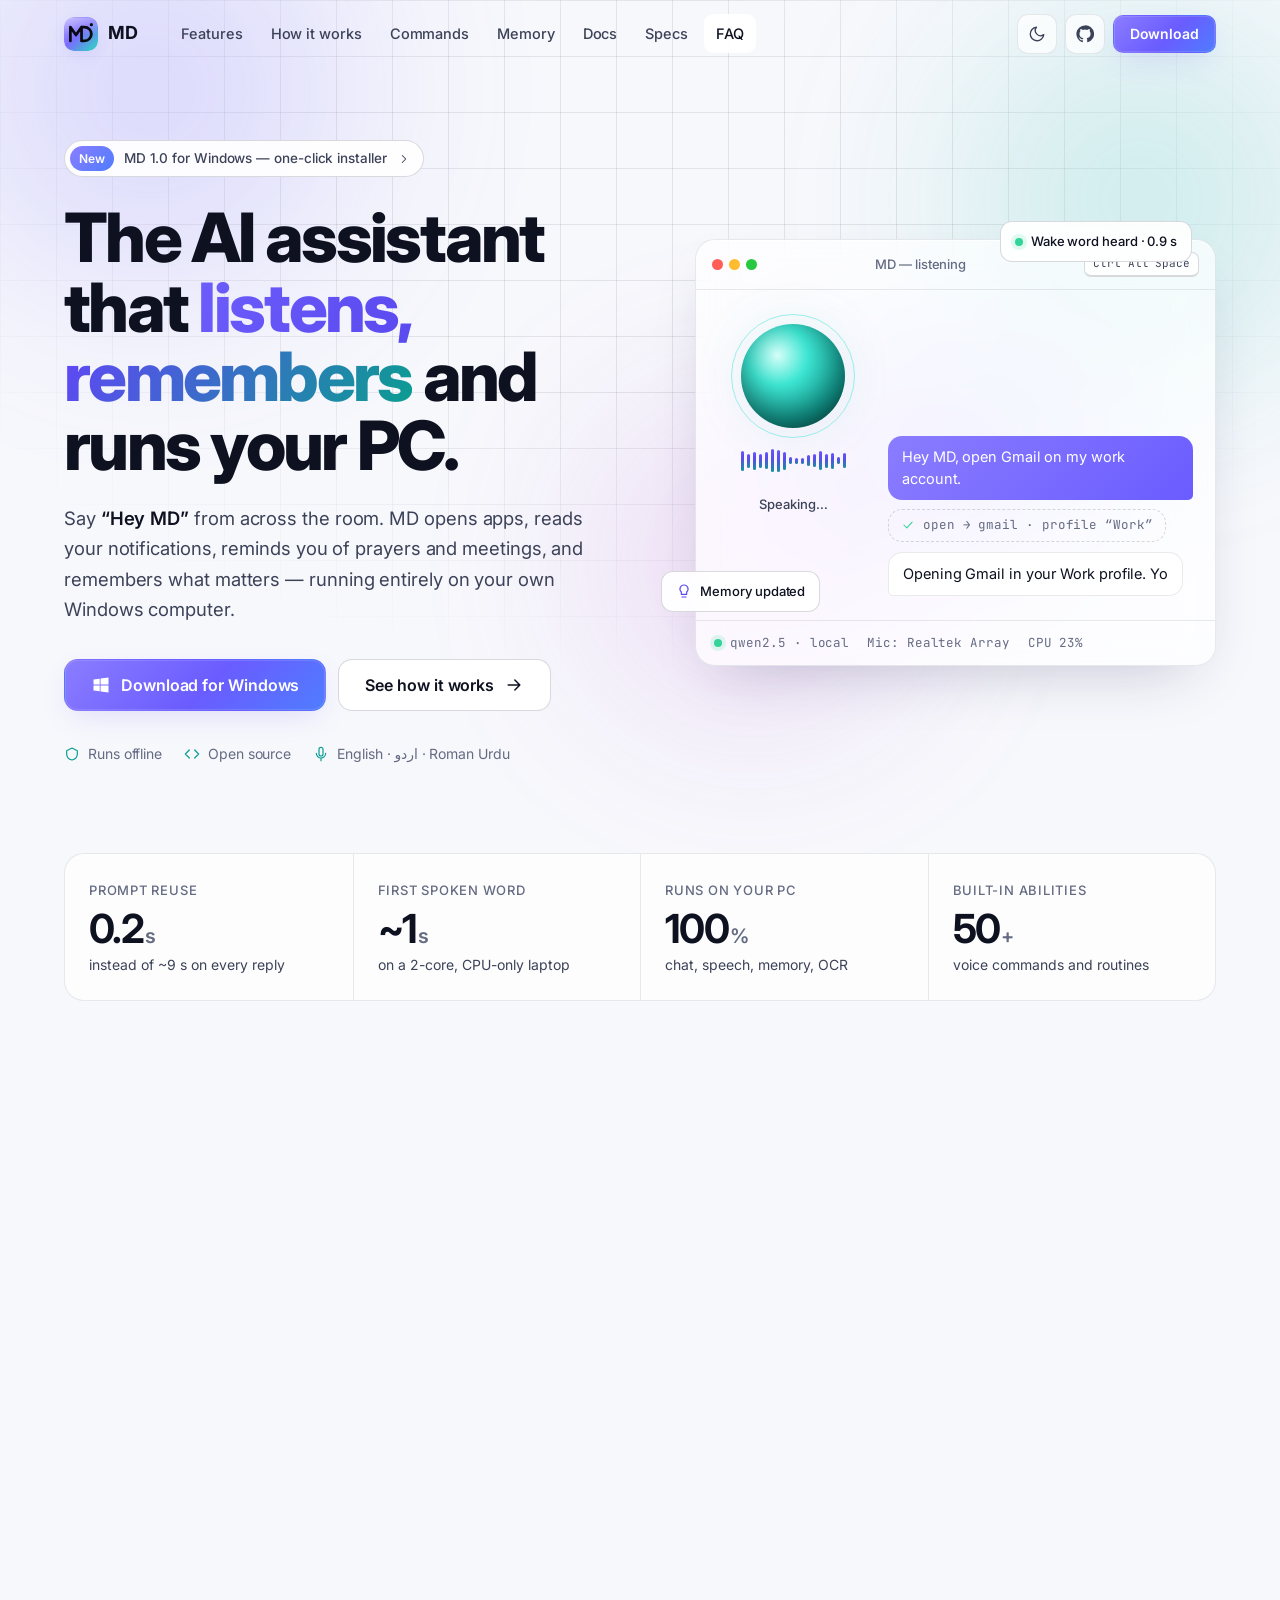
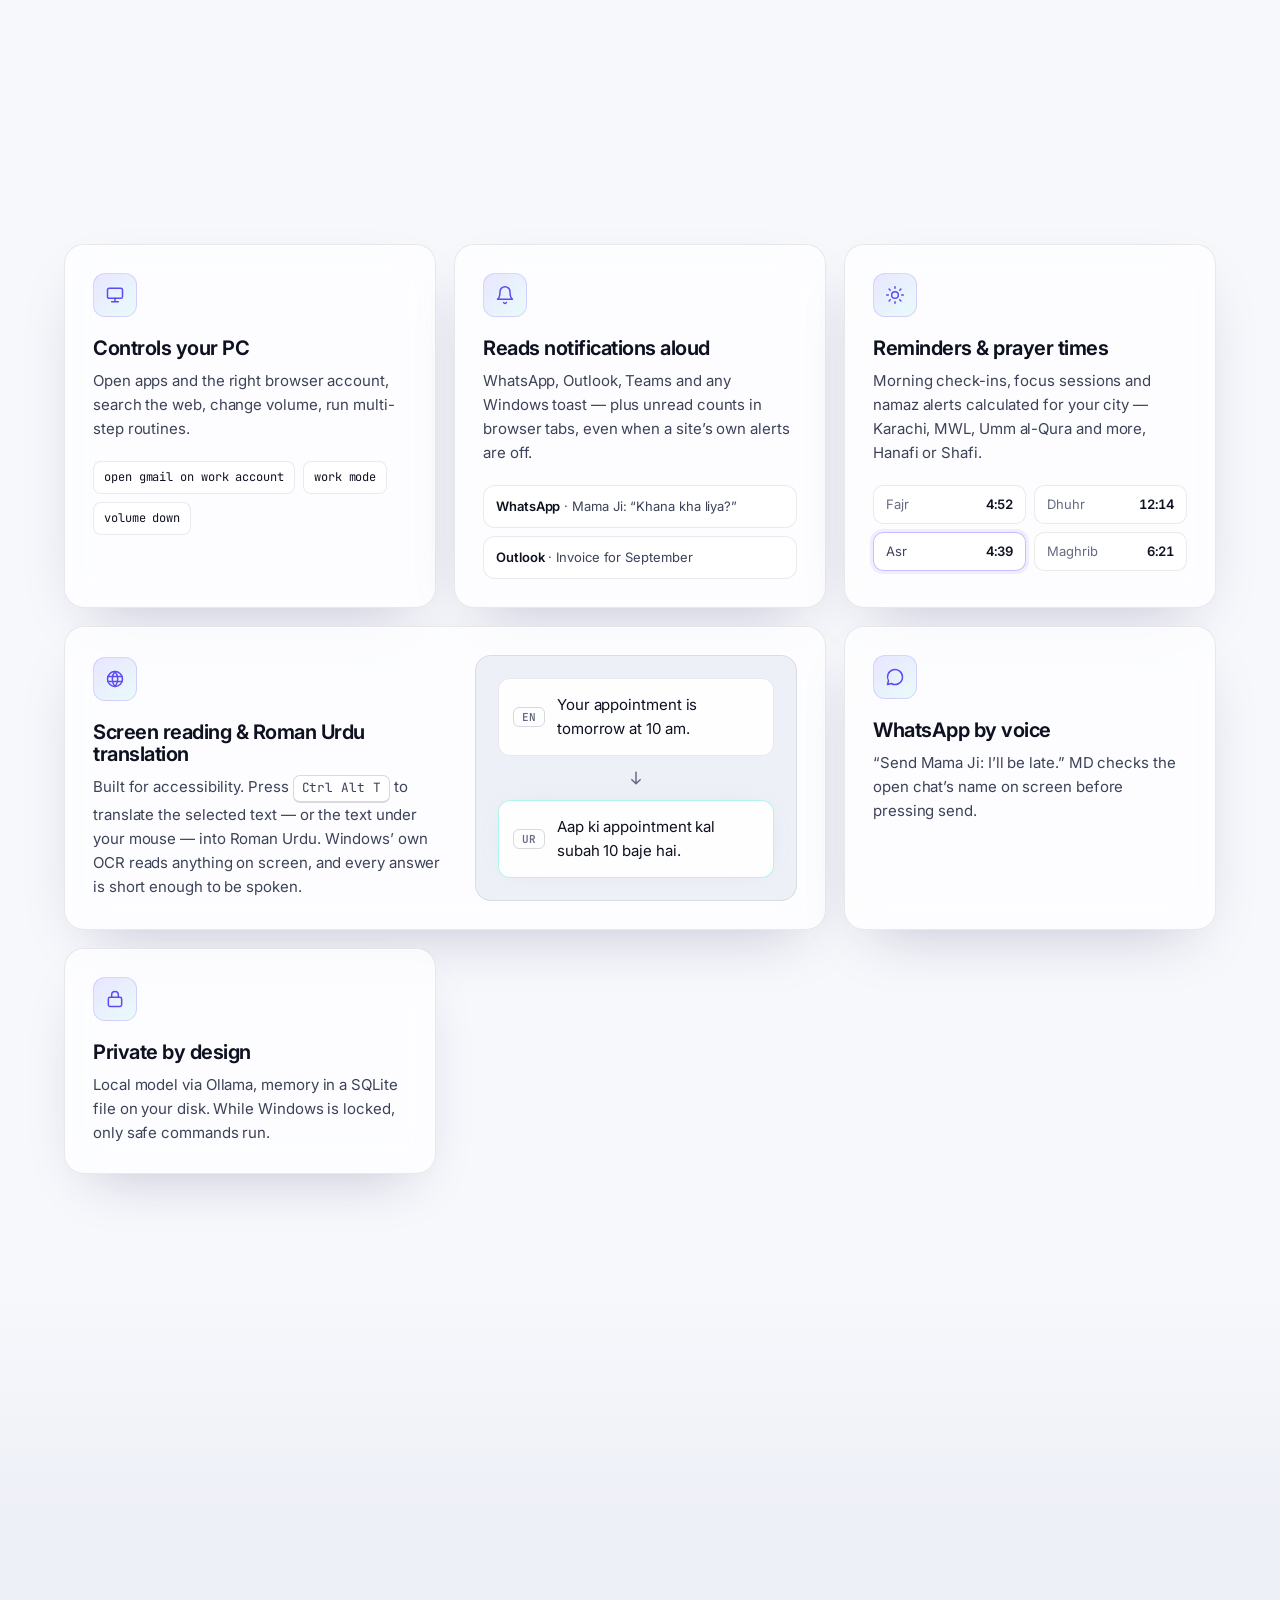
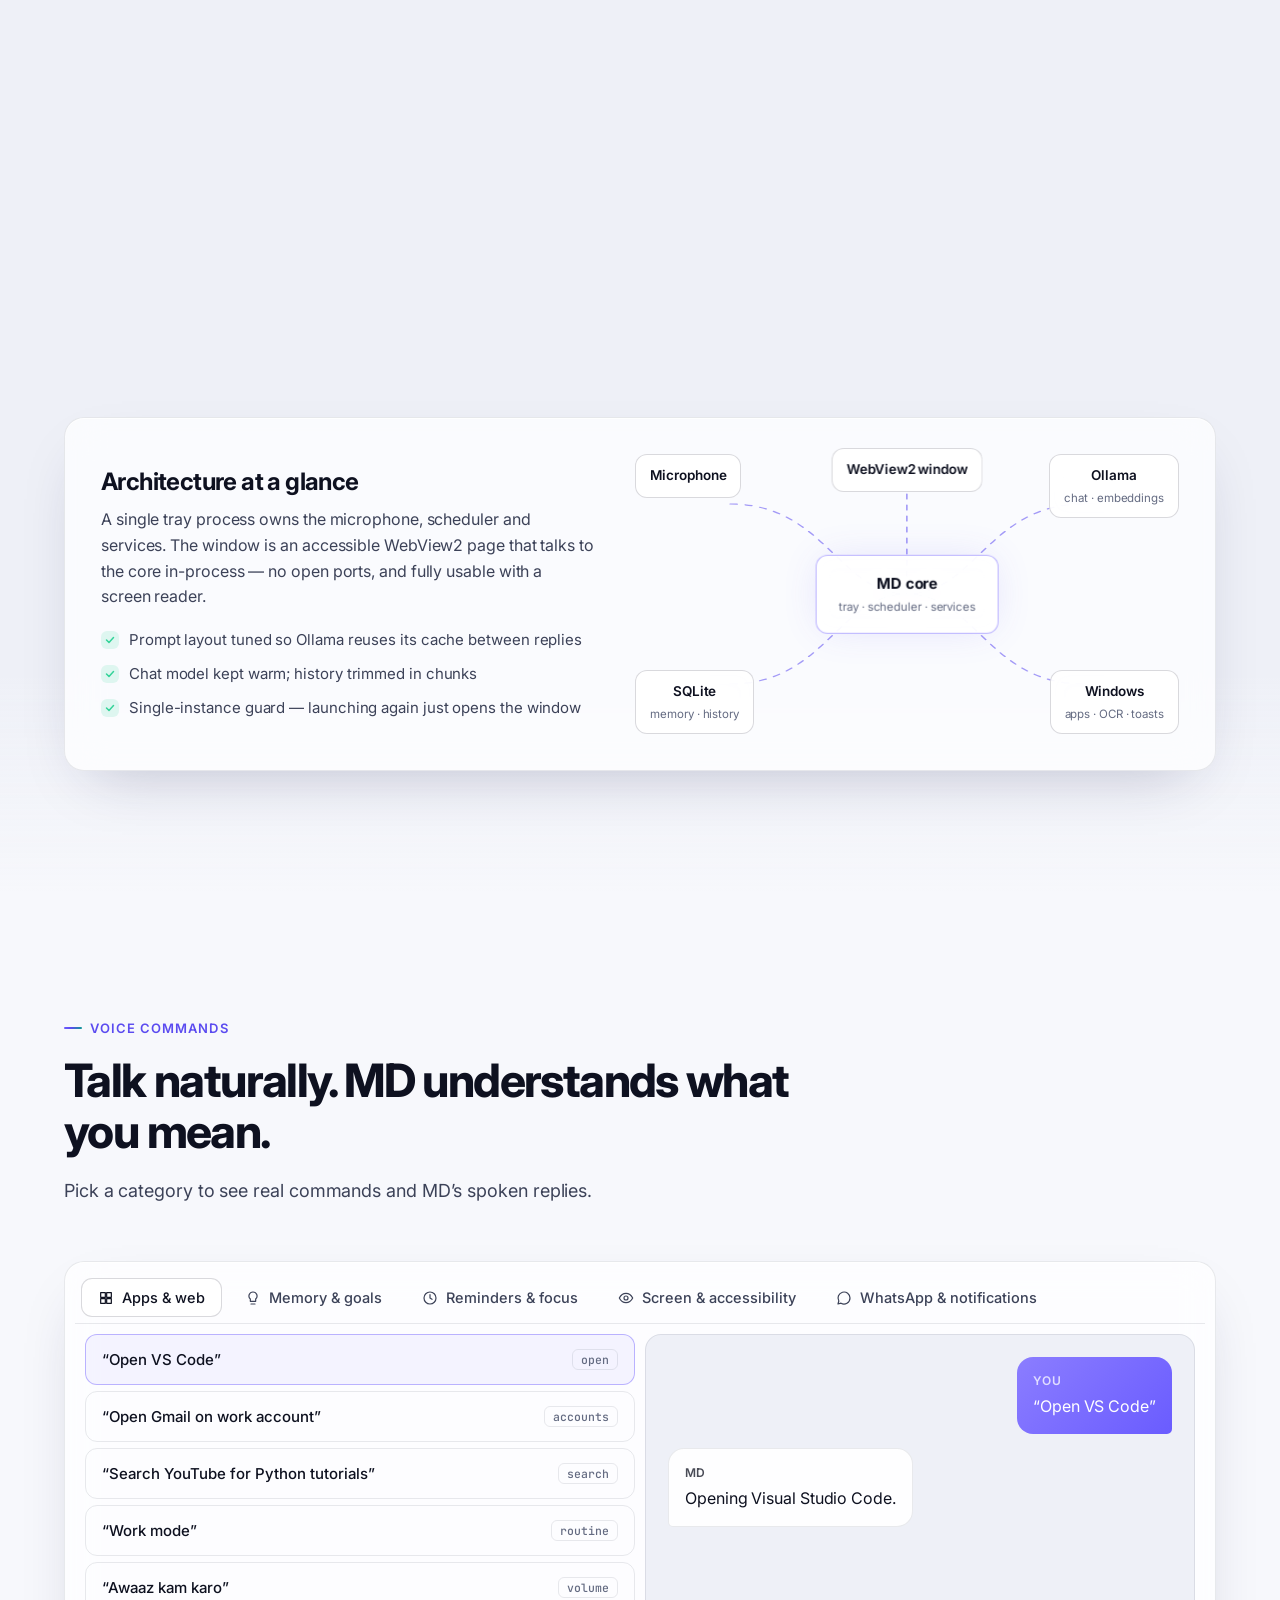
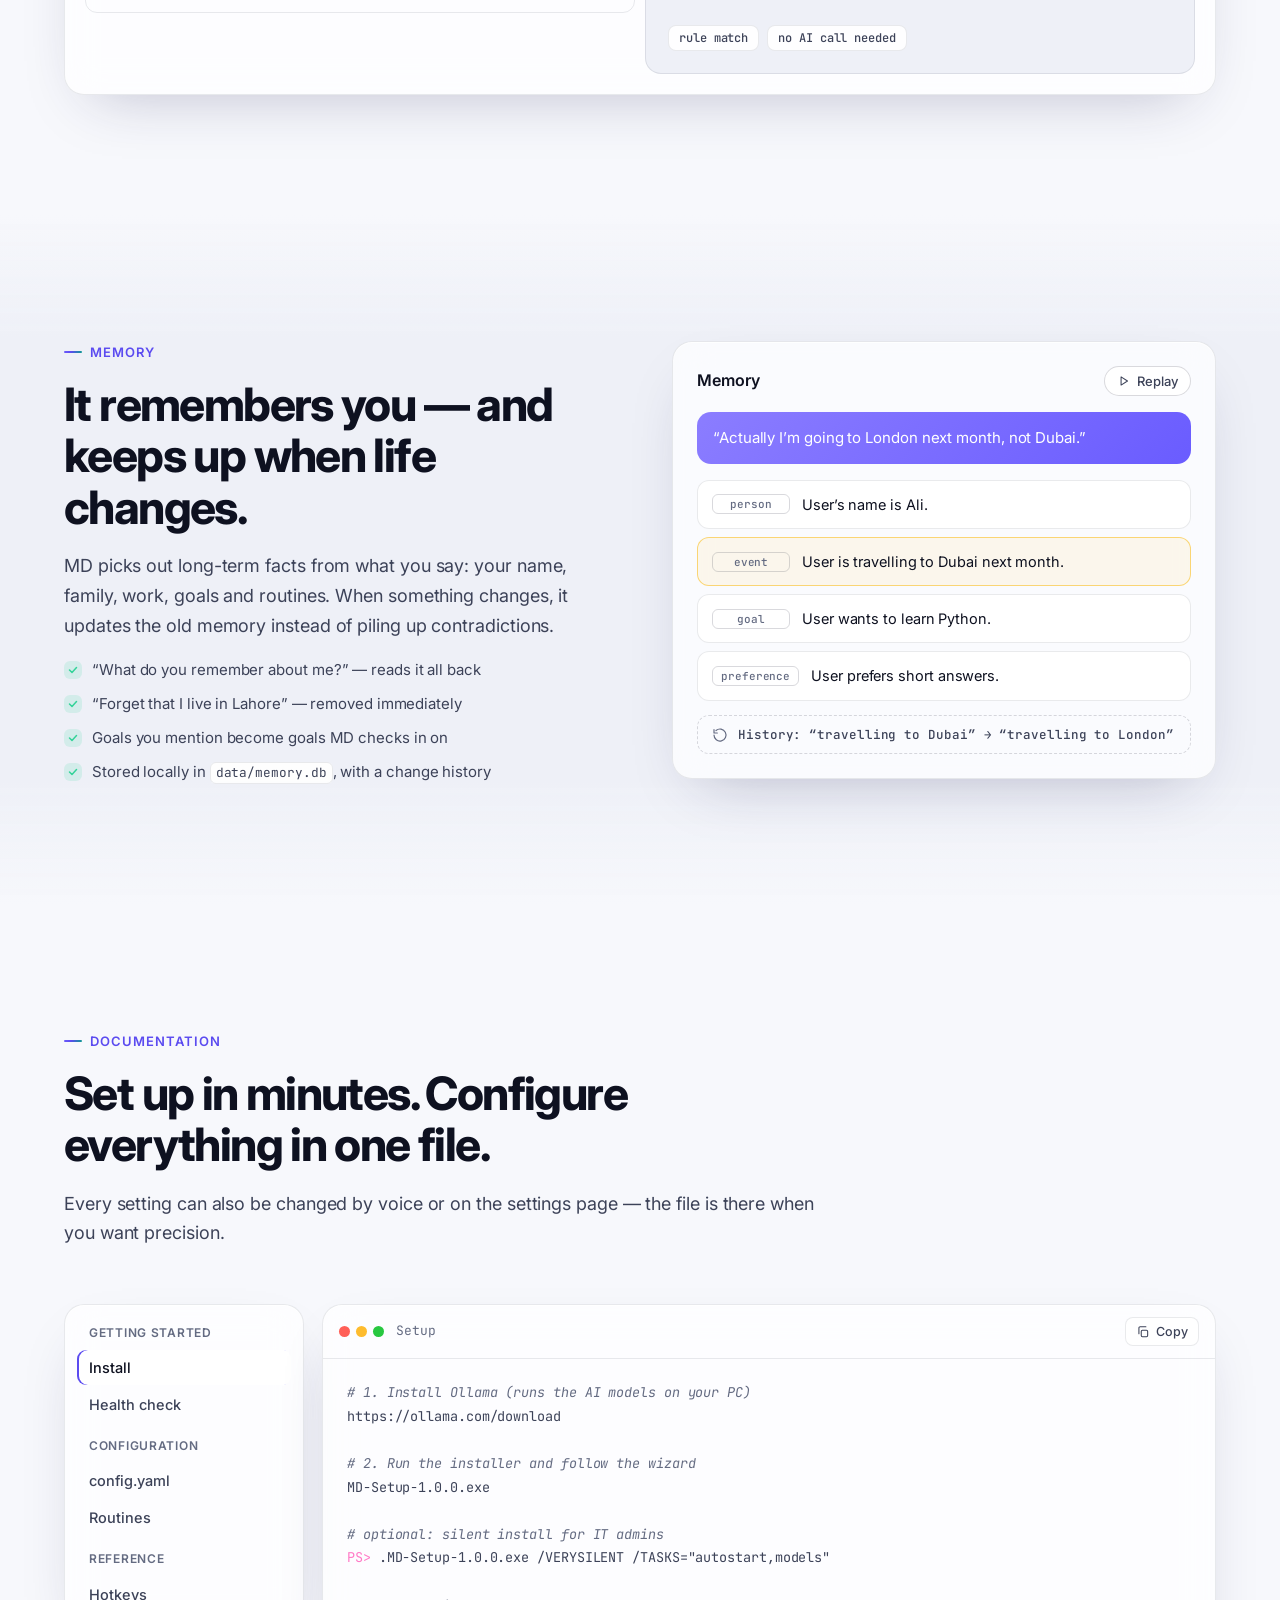
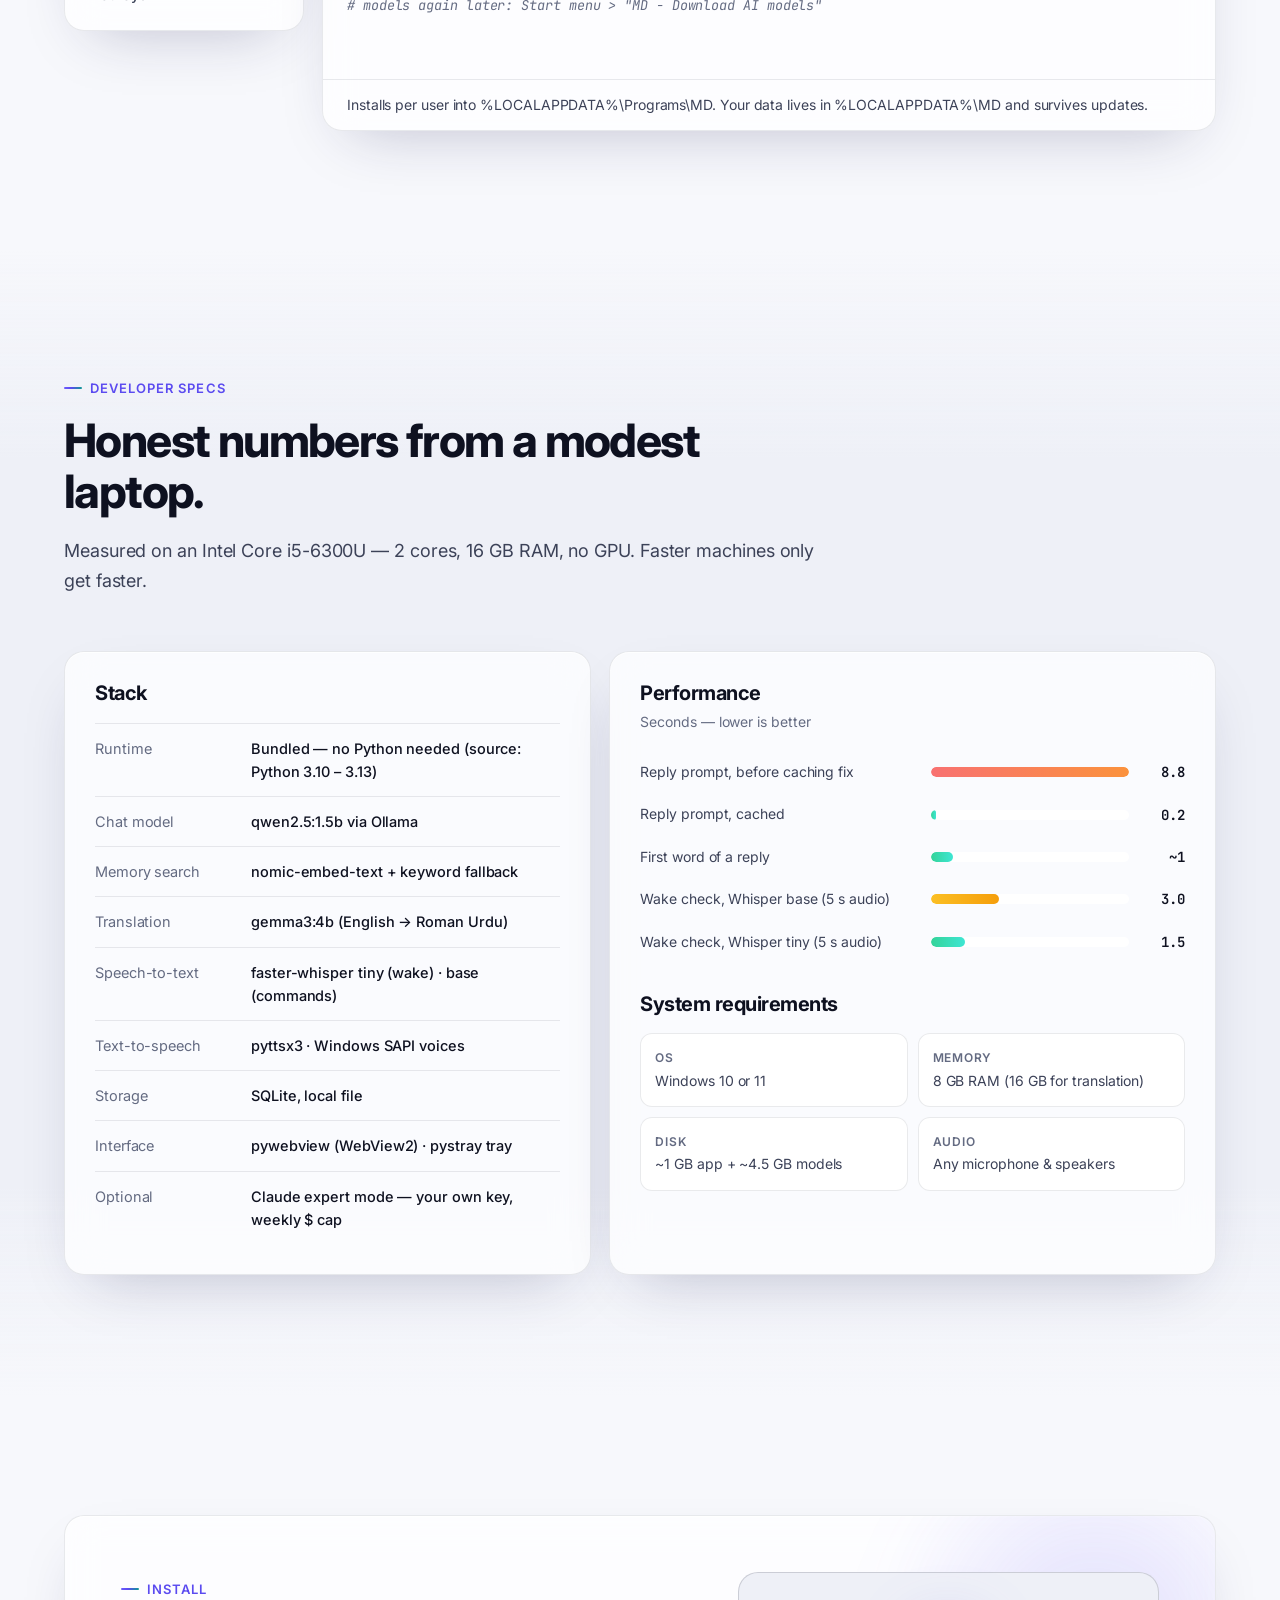
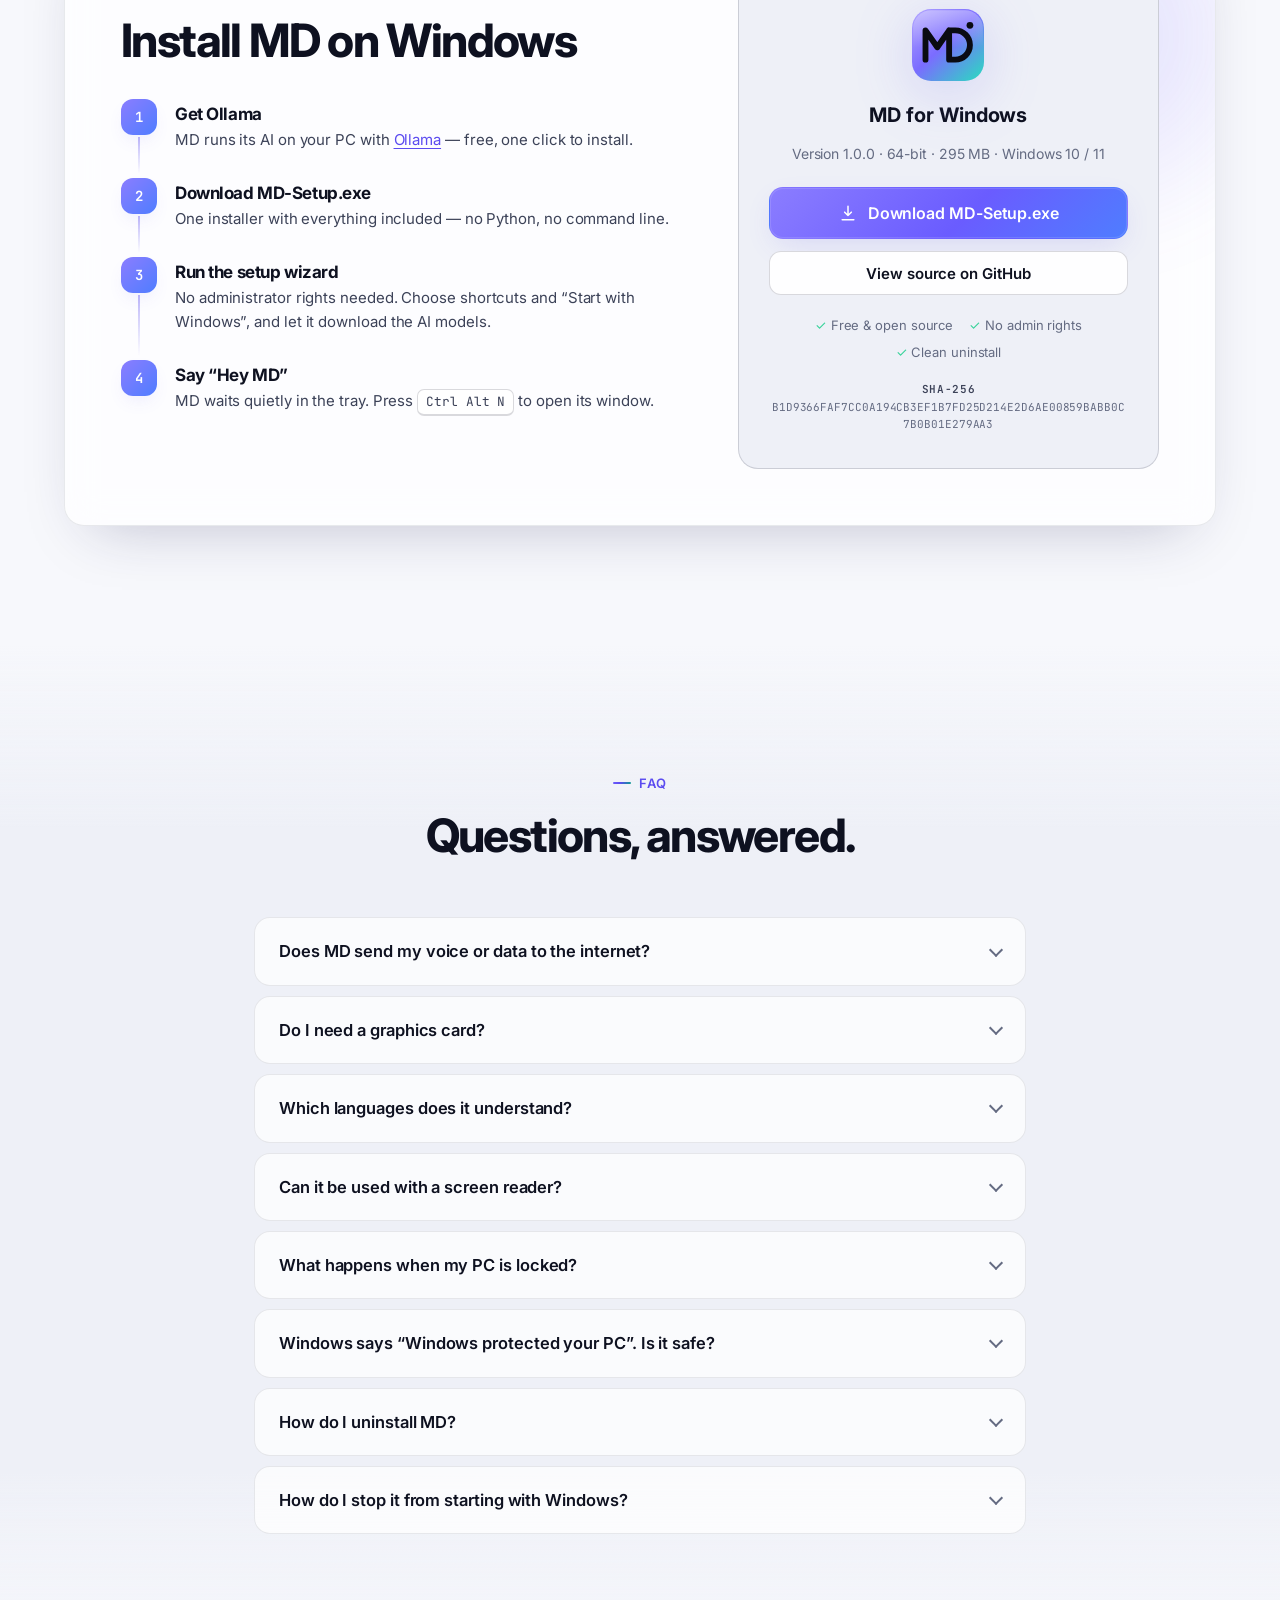
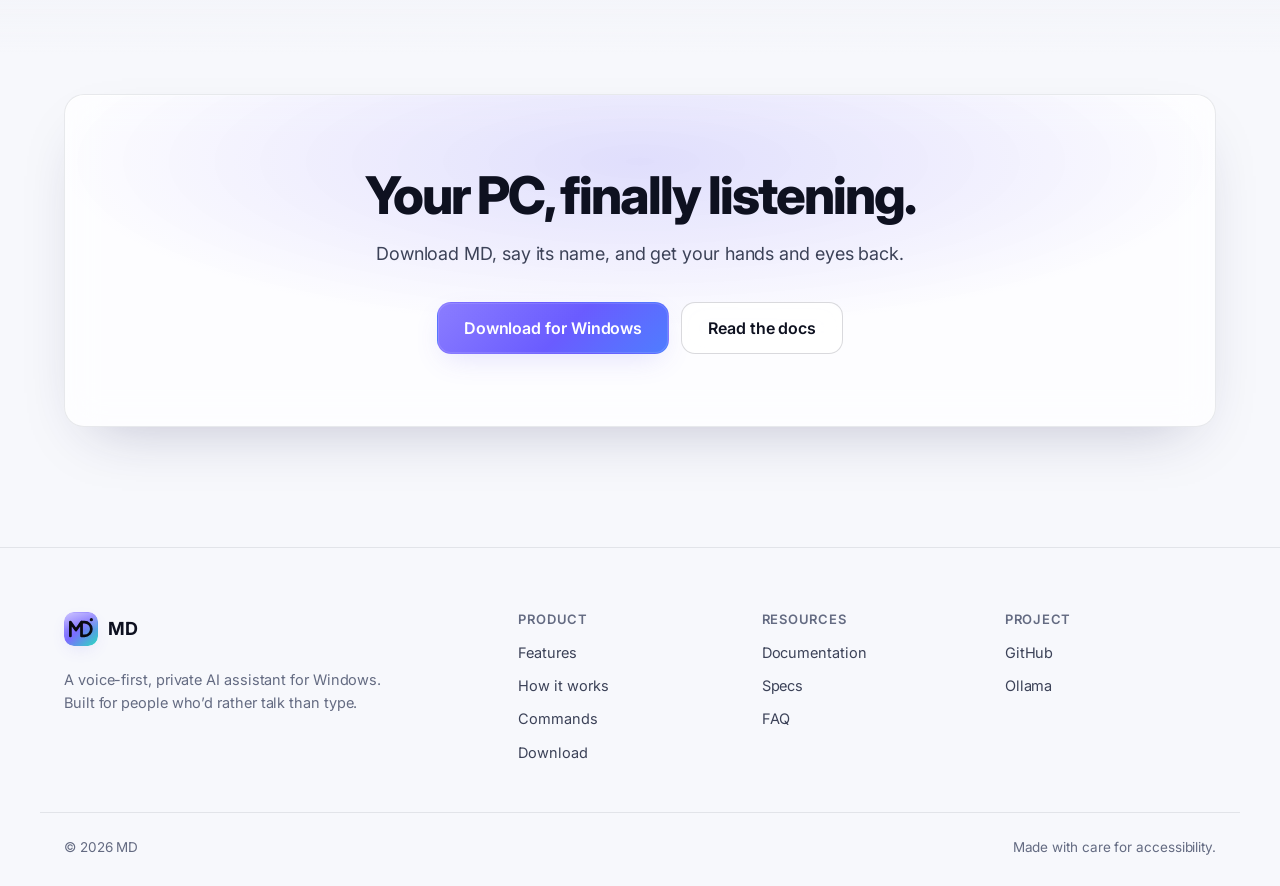
<file: index.html>
<!doctype html>
<html lang="en">
<head>
  <meta charset="utf-8">
  <meta name="viewport" content="width=device-width, initial-scale=1">
  <title>MD — voice-first AI assistant for Windows</title>
  <meta name="description" content="MD is a voice-first AI assistant for Windows that runs on your own PC: wake word, private memory, PC control, reminders, prayer times and notifications read aloud — all with a local model.">
  <meta name="theme-color" content="#07080d">
  <meta property="og:title" content="MD — voice-first AI assistant for Windows">
  <meta property="og:description" content="Say “Hey MD”. A private, local AI assistant that listens, remembers and controls your PC.">
  <link rel="icon" href="/assets/img/md-logo.svg" type="image/svg+xml">
  <link rel="apple-touch-icon" href="/assets/img/md-512.png">
  <link rel="preconnect" href="https://fonts.googleapis.com">
  <link rel="preconnect" href="https://fonts.gstatic.com" crossorigin>
  <link rel="stylesheet" href="https://fonts.googleapis.com/css2?family=Inter:wght@400;500;600;700;800&family=JetBrains+Mono:wght@400;500&display=swap">
  <link rel="stylesheet" href="/assets/css/style.css">
  <script>try{var t=localStorage.getItem("md.theme");if(t)document.documentElement.dataset.theme=t}catch(e){}</script>
</head>
<body>
  <a class="skip" href="#main">Skip to content</a>

  <!-- ================= NAV ================= -->
  <header class="nav" id="nav">
    <div class="nav-inner">
      <a class="brand" href="#top" aria-label="MD home">
        <img class="brand-mark" src="/assets/img/md-logo.svg" width="34" height="34" alt="">
        <span>MD</span>
      </a>
      <nav class="nav-links" id="nav-links" aria-label="Main">
        <a href="#features">Features</a>
        <a href="#how">How it works</a>
        <a href="#commands">Commands</a>
        <a href="#memory">Memory</a>
        <a href="#docs">Docs</a>
        <a href="#specs">Specs</a>
        <a href="#faq">FAQ</a>
      </nav>
      <div class="nav-actions">
        <button class="icon-btn" id="theme-btn" type="button" aria-label="Switch light or dark theme">
          <svg viewBox="0 0 24 24" aria-hidden="true"><path d="M21 12.8A9 9 0 1 1 11.2 3a7 7 0 0 0 9.8 9.8z"/></svg>
        </button>
        <a class="icon-btn" href="https://github.com/MuhammadMuheb/Ai_Companion_Accessibility" rel="noopener" aria-label="MD on GitHub">
          <svg viewBox="0 0 24 24" aria-hidden="true" class="fill"><path d="M12 .5a11.5 11.5 0 0 0-3.64 22.41c.58.1.79-.25.79-.56v-2c-3.2.7-3.88-1.37-3.88-1.37-.52-1.33-1.28-1.69-1.28-1.69-1.05-.72.08-.7.08-.7 1.16.08 1.77 1.19 1.77 1.19 1.03 1.77 2.7 1.26 3.36.96.1-.75.4-1.26.73-1.55-2.55-.29-5.24-1.28-5.24-5.68 0-1.26.45-2.28 1.19-3.09-.12-.29-.52-1.46.11-3.05 0 0 .97-.31 3.17 1.18a11 11 0 0 1 5.77 0c2.2-1.49 3.17-1.18 3.17-1.18.63 1.59.23 2.76.11 3.05.74.81 1.19 1.83 1.19 3.09 0 4.41-2.69 5.38-5.26 5.67.41.36.78 1.06.78 2.14v3.17c0 .31.21.67.8.56A11.5 11.5 0 0 0 12 .5z"/></svg>
        </a>
        <a class="btn btn-primary btn-sm nav-cta" href="#download">Download</a>
        <button class="icon-btn menu-btn" id="menu-btn" type="button" aria-label="Open menu" aria-expanded="false" aria-controls="nav-links">
          <svg viewBox="0 0 24 24" aria-hidden="true"><path d="M4 7h16M4 12h16M4 17h16"/></svg>
        </button>
      </div>
    </div>
  </header>

  <main id="main">
    <!-- ================= HERO ================= -->
    <section class="hero" id="top">
      <div class="hero-bg" aria-hidden="true">
        <div class="aurora a1"></div><div class="aurora a2"></div><div class="aurora a3"></div>
        <div class="grid-lines"></div>
      </div>
      <div class="container hero-inner">
        <div class="hero-copy">
          <a class="pill" href="#download">
            <span class="pill-tag">New</span> MD 1.0 for Windows — one-click installer
            <svg viewBox="0 0 24 24" aria-hidden="true"><path d="M9 6l6 6-6 6"/></svg>
          </a>
          <h1>The AI assistant that <span class="grad">listens, remembers</span> and runs your PC.</h1>
          <p class="lede">Say <strong>“Hey MD”</strong> from across the room. MD opens apps, reads your
            notifications, reminds you of prayers and meetings, and remembers what matters — running
            entirely on your own Windows computer.</p>
          <div class="cta-row">
            <a class="btn btn-primary btn-lg" href="#download">
              <svg viewBox="0 0 24 24" aria-hidden="true" class="fill"><path d="M3 5.5l7.5-1v7H3zm0 13 7.5 1v-7H3zM11.5 4.3 21 3v8.5h-9.5zm0 15.4L21 21v-8.5h-9.5z"/></svg>
              Download for Windows
            </a>
            <a class="btn btn-glass btn-lg" href="#how">
              See how it works
              <svg viewBox="0 0 24 24" aria-hidden="true"><path d="M5 12h14m-6-6 6 6-6 6"/></svg>
            </a>
          </div>
          <ul class="hero-badges" aria-label="Highlights">
            <li><svg viewBox="0 0 24 24" aria-hidden="true"><path d="M12 3l8 4v5c0 5-3.5 8-8 9-4.5-1-8-4-8-9V7z"/></svg>Runs offline</li>
            <li><svg viewBox="0 0 24 24" aria-hidden="true"><path d="M16 18l6-6-6-6M8 6l-6 6 6 6"/></svg>Open source</li>
            <li><svg viewBox="0 0 24 24" aria-hidden="true"><path d="M12 2a3 3 0 0 0-3 3v7a3 3 0 0 0 6 0V5a3 3 0 0 0-3-3zM19 11a7 7 0 0 1-14 0M12 18v4"/></svg>English · اردو · Roman Urdu</li>
          </ul>
        </div>

        <!-- Interactive mockup: a live voice session -->
        <div class="hero-visual" role="img" aria-label="Animated example: the user says Hey MD, open Gmail on my work account, and MD opens it and replies.">
          <div class="float-chip chip-a" aria-hidden="true"><span class="dot ok"></span>Wake word heard · 0.9 s</div>
          <div class="float-chip chip-b" aria-hidden="true"><svg viewBox="0 0 24 24"><path d="M12 3a6 6 0 0 0-4 10.5V17h8v-3.5A6 6 0 0 0 12 3zM9 21h6"/></svg>Memory updated</div>
          <div class="window glass">
            <div class="window-bar">
              <span class="lights"><i></i><i></i><i></i></span>
              <span class="window-title">MD — listening</span>
              <span class="kbd">Ctrl Alt Space</span>
            </div>
            <div class="session">
              <div class="orb-wrap">
                <div class="orb" id="orb"><span></span></div>
                <div class="wave" id="wave" aria-hidden="true"></div>
                <p class="orb-state" id="orb-state">Listening…</p>
              </div>
              <ol class="transcript" id="transcript" aria-hidden="true"></ol>
            </div>
            <div class="window-foot">
              <span><span class="dot ok"></span>qwen2.5 · local</span>
              <span>Mic: Realtek Array</span>
              <span>CPU 23%</span>
            </div>
          </div>
        </div>
      </div>

      <div class="container">
        <dl class="stats reveal">
          <div><dt>Prompt reuse</dt><dd><span class="count" data-to="0.2" data-dec="1">0.2</span><small>s</small></dd><dd class="note">instead of ~9 s on every reply</dd></div>
          <div><dt>First spoken word</dt><dd>~<span class="count" data-to="1" data-dec="0">1</span><small>s</small></dd><dd class="note">on a 2-core, CPU-only laptop</dd></div>
          <div><dt>Runs on your PC</dt><dd><span class="count" data-to="100" data-dec="0">100</span><small>%</small></dd><dd class="note">chat, speech, memory, OCR</dd></div>
          <div><dt>Built-in abilities</dt><dd><span class="count" data-to="50" data-dec="0">50</span><small>+</small></dd><dd class="note">voice commands and routines</dd></div>
        </dl>
      </div>
    </section>

    <!-- ================= FEATURES (bento) ================= -->
    <section class="section" id="features">
      <div class="container">
        <header class="section-head reveal">
          <p class="eyebrow">Features</p>
          <h2>Everything a personal assistant should do — without the cloud.</h2>
          <p class="section-lede">MD lives in the system tray, stays silent until you call it, and works by voice from
            start to finish: settings, goals and memories included.</p>
        </header>

        <div class="bento">
          <article class="card glass span-2 reveal">
            <div class="card-copy">
              <span class="card-icon"><svg viewBox="0 0 24 24"><path d="M12 2a3 3 0 0 0-3 3v7a3 3 0 0 0 6 0V5a3 3 0 0 0-3-3zM19 11a7 7 0 0 1-14 0M12 18v4"/></svg></span>
              <h3>Wake word, fully hands-free</h3>
              <p>A light speech model listens for “Hey MD” all day using a fraction of the CPU. The accurate model
                only starts once it hears its name. Keep talking — MD follows up until you say “bye” or “bas”.</p>
              <ul class="ticks"><li>Voice print: only your enrolled voices can wake it</li><li>Push-to-talk hotkey as a backup</li><li>Adjustable sensitivity, custom wake names</li></ul>
            </div>
            <div class="viz viz-wave" aria-hidden="true">
              <div class="bars" id="feature-bars"></div>
              <div class="viz-label"><span class="dot ok"></span>“Hey MD” · confidence 0.91</div>
            </div>
          </article>

          <article class="card glass reveal">
            <span class="card-icon"><svg viewBox="0 0 24 24"><path d="M12 3a6 6 0 0 0-4 10.5V17h8v-3.5A6 6 0 0 0 12 3zM9 21h6"/></svg></span>
            <h3>Memory that updates itself</h3>
            <p>Tell MD you moved or changed jobs — the old fact is replaced, not duplicated, and the change is kept in a history.</p>
            <div class="mini-diff" aria-hidden="true">
              <div class="del">− User is travelling to Dubai</div>
              <div class="add">+ User is travelling to London</div>
            </div>
          </article>

          <article class="card glass reveal">
            <span class="card-icon"><svg viewBox="0 0 24 24"><rect x="3" y="4" width="18" height="12" rx="2"/><path d="M8 20h8M12 16v4"/></svg></span>
            <h3>Controls your PC</h3>
            <p>Open apps and the right browser account, search the web, change volume, run multi-step routines.</p>
            <div class="mini-cmds" aria-hidden="true"><code>open gmail on work account</code><code>work mode</code><code>volume down</code></div>
          </article>

          <article class="card glass reveal">
            <span class="card-icon"><svg viewBox="0 0 24 24"><path d="M6 8a6 6 0 0 1 12 0c0 7 3 9 3 9H3s3-2 3-9M10.3 21a1.9 1.9 0 0 0 3.4 0"/></svg></span>
            <h3>Reads notifications aloud</h3>
            <p>WhatsApp, Outlook, Teams and any Windows toast — plus unread counts in browser tabs, even when a site’s own alerts are off.</p>
            <div class="mini-stack" aria-hidden="true">
              <div><b>WhatsApp</b> · Mama Ji: “Khana kha liya?”</div>
              <div><b>Outlook</b> · Invoice for September</div>
            </div>
          </article>

          <article class="card glass reveal">
            <span class="card-icon"><svg viewBox="0 0 24 24"><path d="M12 2v2M12 20v2M4.9 4.9l1.4 1.4M17.7 17.7l1.4 1.4M2 12h2M20 12h2M4.9 19.1l1.4-1.4M17.7 6.3l1.4-1.4"/><circle cx="12" cy="12" r="4"/></svg></span>
            <h3>Reminders &amp; prayer times</h3>
            <p>Morning check-ins, focus sessions and namaz alerts calculated for your city — Karachi, MWL, Umm al-Qura and more, Hanafi or Shafi.</p>
            <div class="mini-prayer" aria-hidden="true">
              <span>Fajr <b>4:52</b></span><span>Dhuhr <b>12:14</b></span><span class="now">Asr <b>4:39</b></span><span>Maghrib <b>6:21</b></span>
            </div>
          </article>

          <article class="card glass span-2 reveal">
            <div class="card-copy">
              <span class="card-icon"><svg viewBox="0 0 24 24"><circle cx="12" cy="12" r="9"/><path d="M3.6 9h16.8M3.6 15h16.8M12 3a14 14 0 0 1 0 18M12 3a14 14 0 0 0 0 18"/></svg></span>
              <h3>Screen reading &amp; Roman Urdu translation</h3>
              <p>Built for accessibility. Press <span class="kbd">Ctrl Alt T</span> to translate the selected text — or the text
                under your mouse — into Roman Urdu. Windows’ own OCR reads anything on screen, and every answer is short
                enough to be spoken.</p>
            </div>
            <div class="viz viz-translate" aria-hidden="true">
              <div class="tr-row"><span class="tr-lang">EN</span>Your appointment is tomorrow at 10 am.</div>
              <div class="tr-arrow"><svg viewBox="0 0 24 24"><path d="M12 5v14m0 0-5-5m5 5 5-5"/></svg></div>
              <div class="tr-row accent"><span class="tr-lang">UR</span>Aap ki appointment kal subah 10 baje hai.</div>
            </div>
          </article>

          <article class="card glass reveal">
            <span class="card-icon"><svg viewBox="0 0 24 24"><path d="M21 12a9 9 0 0 1-13.5 7.8L3 21l1.2-4.5A9 9 0 1 1 21 12z"/></svg></span>
            <h3>WhatsApp by voice</h3>
            <p>“Send Mama Ji: I’ll be late.” MD checks the open chat’s name on screen before pressing send.</p>
          </article>

          <article class="card glass reveal">
            <span class="card-icon"><svg viewBox="0 0 24 24"><rect x="4" y="10" width="16" height="11" rx="2"/><path d="M8 10V7a4 4 0 0 1 8 0v3"/></svg></span>
            <h3>Private by design</h3>
            <p>Local model via Ollama, memory in a SQLite file on your disk. While Windows is locked, only safe commands run.</p>
          </article>
        </div>
      </div>
    </section>

    <!-- ================= HOW IT WORKS ================= -->
    <section class="section section-alt" id="how">
      <div class="container">
        <header class="section-head reveal">
          <p class="eyebrow">How it works</p>
          <h2>From your voice to done — in four local steps.</h2>
          <p class="section-lede">Every stage runs on your machine. Nothing is uploaded unless you turn on the optional expert mode with your own API key.</p>
        </header>

        <ol class="pipeline">
          <li class="stage glass reveal">
            <span class="stage-num">01</span>
            <h3>Wake</h3>
            <p>Whisper <em>tiny</em> scans the first 3 seconds of each sentence it hears for your wake name.</p>
            <span class="stage-meta">≈ 1.5 s CPU per 5 s of audio</span>
          </li>
          <li class="stage glass reveal">
            <span class="stage-num">02</span>
            <h3>Understand</h3>
            <p>Whisper <em>base</em> transcribes the command in English, Urdu or Roman Urdu with your names as hints.</p>
            <span class="stage-meta">faster-whisper · int8</span>
          </li>
          <li class="stage glass reveal">
            <span class="stage-num">03</span>
            <h3>Decide</h3>
            <p>Fast rules match known commands instantly; anything else is classified or answered by the local model.</p>
            <span class="stage-meta">qwen2.5 1.5B · Ollama</span>
          </li>
          <li class="stage glass reveal">
            <span class="stage-num">04</span>
            <h3>Act &amp; speak</h3>
            <p>MD runs the action and speaks the reply sentence by sentence, so you hear the first words right away.</p>
            <span class="stage-meta">Windows SAPI voices</span>
          </li>
        </ol>

        <div class="arch glass reveal">
          <div class="arch-copy">
            <h3>Architecture at a glance</h3>
            <p>A single tray process owns the microphone, scheduler and services. The window is an accessible WebView2
              page that talks to the core in-process — no open ports, and fully usable with a screen reader.</p>
            <ul class="ticks">
              <li>Prompt layout tuned so Ollama reuses its cache between replies</li>
              <li>Chat model kept warm; history trimmed in chunks</li>
              <li>Single-instance guard — launching again just opens the window</li>
            </ul>
          </div>
          <div class="arch-diagram" aria-hidden="true">
            <div class="node n-mic">Microphone</div>
            <div class="node n-core"><b>MD core</b><small>tray · scheduler · services</small></div>
            <div class="node n-llm">Ollama<small>chat · embeddings</small></div>
            <div class="node n-db">SQLite<small>memory · history</small></div>
            <div class="node n-os">Windows<small>apps · OCR · toasts</small></div>
            <div class="node n-ui">WebView2 window</div>
            <svg class="links" viewBox="0 0 400 260" preserveAspectRatio="none">
              <path d="M70 40 C 140 40, 150 130, 200 130"/><path d="M330 40 C 260 40, 250 130, 200 130"/>
              <path d="M70 220 C 140 220, 150 130, 200 130"/><path d="M330 220 C 260 220, 250 130, 200 130"/>
              <path d="M200 30 L200 130"/>
            </svg>
          </div>
        </div>
      </div>
    </section>

    <!-- ================= COMMANDS EXPLORER ================= -->
    <section class="section" id="commands">
      <div class="container">
        <header class="section-head reveal">
          <p class="eyebrow">Voice commands</p>
          <h2>Talk naturally. MD understands what you mean.</h2>
          <p class="section-lede">Pick a category to see real commands and MD’s spoken replies.</p>
        </header>

        <div class="explorer glass reveal">
          <div class="tabs" role="tablist" aria-label="Command categories" id="cmd-tabs"></div>
          <div class="explorer-body">
            <ul class="cmd-list" id="cmd-list" role="tabpanel"></ul>
            <div class="cmd-preview" aria-live="polite">
              <div class="bubble you"><span class="who">You</span><p id="prev-you"></p></div>
              <div class="bubble ai"><span class="who">MD</span><p id="prev-ai"></p></div>
              <div class="cmd-meta" id="prev-meta"></div>
            </div>
          </div>
        </div>
      </div>
    </section>

    <!-- ================= MEMORY ================= -->
    <section class="section section-alt" id="memory">
      <div class="container split">
        <div class="split-copy reveal">
          <p class="eyebrow">Memory</p>
          <h2>It remembers you — and keeps up when life changes.</h2>
          <p class="section-lede">MD picks out long-term facts from what you say: your name, family, work, goals and routines.
            When something changes, it updates the old memory instead of piling up contradictions.</p>
          <ul class="ticks">
            <li>“What do you remember about me?” — reads it all back</li>
            <li>“Forget that I live in Lahore” — removed immediately</li>
            <li>Goals you mention become goals MD checks in on</li>
            <li>Stored locally in <code>data/memory.db</code>, with a change history</li>
          </ul>
        </div>
        <div class="memory-demo glass reveal" aria-label="Memory example">
          <div class="md-head"><span>Memory</span><button class="chip-btn" id="mem-play" type="button">
            <svg viewBox="0 0 24 24" aria-hidden="true"><path d="M7 5v14l11-7z"/></svg>Replay</button></div>
          <div class="md-said" id="mem-said">“Actually I’m going to London next month, not Dubai.”</div>
          <ul class="md-list" id="mem-list">
            <li><span class="tag">person</span>User’s name is Ali.</li>
            <li id="mem-target"><span class="tag">event</span><span class="md-text">User is travelling to Dubai next month.</span></li>
            <li><span class="tag">goal</span>User wants to learn Python.</li>
            <li><span class="tag">preference</span>User prefers short answers.</li>
          </ul>
          <div class="md-history" id="mem-history" hidden>
            <svg viewBox="0 0 24 24" aria-hidden="true"><path d="M3 12a9 9 0 1 0 3-6.7M3 4v5h5"/></svg>
            History: “travelling to Dubai” → “travelling to London”
          </div>
        </div>
      </div>
    </section>

    <!-- ================= DOCS PREVIEW ================= -->
    <section class="section" id="docs">
      <div class="container">
        <header class="section-head reveal">
          <p class="eyebrow">Documentation</p>
          <h2>Set up in minutes. Configure everything in one file.</h2>
          <p class="section-lede">Every setting can also be changed by voice or on the settings page — the file is there when you want precision.</p>
        </header>

        <div class="docs reveal">
          <aside class="docs-nav glass" aria-label="Documentation topics">
            <p class="docs-group">Getting started</p>
            <button type="button" class="doc-link" data-doc="install" aria-selected="true">Install</button>
            <button type="button" class="doc-link" data-doc="check">Health check</button>
            <p class="docs-group">Configuration</p>
            <button type="button" class="doc-link" data-doc="config">config.yaml</button>
            <button type="button" class="doc-link" data-doc="routines">Routines</button>
            <p class="docs-group">Reference</p>
            <button type="button" class="doc-link" data-doc="hotkeys">Hotkeys</button>
          </aside>
          <div class="code-window glass">
            <div class="code-bar">
              <span class="lights"><i></i><i></i><i></i></span>
              <span class="code-file" id="code-file">PowerShell</span>
              <button class="copy-btn" id="copy-btn" type="button" aria-label="Copy code">
                <svg viewBox="0 0 24 24" aria-hidden="true"><rect x="9" y="9" width="11" height="11" rx="2"/><path d="M5 15V5a2 2 0 0 1 2-2h10"/></svg>
                <span>Copy</span>
              </button>
            </div>
            <pre class="code" id="code-body" tabindex="0"></pre>
            <p class="code-note" id="code-note"></p>
          </div>
        </div>
      </div>
    </section>

    <!-- ================= SPECS ================= -->
    <section class="section section-alt" id="specs">
      <div class="container">
        <header class="section-head reveal">
          <p class="eyebrow">Developer specs</p>
          <h2>Honest numbers from a modest laptop.</h2>
          <p class="section-lede">Measured on an Intel Core i5-6300U — 2 cores, 16 GB RAM, no GPU. Faster machines only get faster.</p>
        </header>

        <div class="specs">
          <div class="spec-table glass reveal">
            <h3>Stack</h3>
            <dl>
              <div><dt>Runtime</dt><dd>Bundled — no Python needed (source: Python 3.10 – 3.13)</dd></div>
              <div><dt>Chat model</dt><dd>qwen2.5:1.5b via Ollama</dd></div>
              <div><dt>Memory search</dt><dd>nomic-embed-text + keyword fallback</dd></div>
              <div><dt>Translation</dt><dd>gemma3:4b (English → Roman Urdu)</dd></div>
              <div><dt>Speech-to-text</dt><dd>faster-whisper tiny (wake) · base (commands)</dd></div>
              <div><dt>Text-to-speech</dt><dd>pyttsx3 · Windows SAPI voices</dd></div>
              <div><dt>Storage</dt><dd>SQLite, local file</dd></div>
              <div><dt>Interface</dt><dd>pywebview (WebView2) · pystray tray</dd></div>
              <div><dt>Optional</dt><dd>Claude expert mode — your own key, weekly $ cap</dd></div>
            </dl>
          </div>

          <div class="bench glass reveal">
            <h3>Performance</h3>
            <p class="muted small">Seconds — lower is better</p>
            <div class="bench-row"><span>Reply prompt, before caching fix</span><div class="bar-track"><div class="bar bad" style="--w:100%"></div></div><b>8.8</b></div>
            <div class="bench-row"><span>Reply prompt, cached</span><div class="bar-track"><div class="bar good" style="--w:2.3%"></div></div><b>0.2</b></div>
            <div class="bench-row"><span>First word of a reply</span><div class="bar-track"><div class="bar good" style="--w:11%"></div></div><b>~1</b></div>
            <div class="bench-row"><span>Wake check, Whisper base (5 s audio)</span><div class="bar-track"><div class="bar mid" style="--w:34.5%"></div></div><b>3.0</b></div>
            <div class="bench-row"><span>Wake check, Whisper tiny (5 s audio)</span><div class="bar-track"><div class="bar good" style="--w:17%"></div></div><b>1.5</b></div>

            <h3 class="req-title">System requirements</h3>
            <ul class="req-grid">
              <li><b>OS</b>Windows 10 or 11</li>
              <li><b>Memory</b>8 GB RAM (16 GB for translation)</li>
              <li><b>Disk</b>~1 GB app + ~4.5 GB models</li>
              <li><b>Audio</b>Any microphone &amp; speakers</li>
            </ul>
          </div>
        </div>
      </div>
    </section>

    <!-- ================= DOWNLOAD / INSTALL ================= -->
    <section class="section" id="download">
      <div class="container">
        <div class="download glass reveal">
          <div class="download-glow" aria-hidden="true"></div>
          <div class="download-copy">
            <p class="eyebrow">Install</p>
            <h2>Install MD on Windows</h2>
            <ol class="steps">
              <li>
                <span class="step-dot">1</span>
                <div><h3>Get Ollama</h3>
                  <p>MD runs its AI on your PC with <a href="https://ollama.com/download" rel="noopener">Ollama</a> — free, one click to install.</p></div>
              </li>
              <li>
                <span class="step-dot">2</span>
                <div><h3>Download MD-Setup.exe</h3>
                  <p>One installer with everything included — no Python, no command line.</p></div>
              </li>
              <li>
                <span class="step-dot">3</span>
                <div><h3>Run the setup wizard</h3>
                  <p>No administrator rights needed. Choose shortcuts and “Start with Windows”, and let it download the AI models.</p></div>
              </li>
              <li>
                <span class="step-dot">4</span>
                <div><h3>Say “Hey MD”</h3>
                  <p>MD waits quietly in the tray. Press <span class="kbd">Ctrl Alt N</span> to open its window.</p></div>
              </li>
            </ol>
          </div>
          <div class="download-card">
            <img src="/assets/img/md-logo.svg" width="72" height="72" alt="" class="dl-logo">
            <p class="dl-title">MD for Windows</p>
            <p class="muted small" id="dl-meta">Version 1.0.0 · 64-bit · 295 MB · Windows 10 / 11</p>
            <a class="btn btn-primary btn-lg wide" id="dl-btn" href="https://github.com/MuhammadMuheb/Ai_Companion_Accessibility/releases/download/v1.0.0/MD-Setup-1.0.0.exe">
              <svg viewBox="0 0 24 24" aria-hidden="true"><path d="M12 4v11m0 0-4-4m4 4 4-4M5 20h14"/></svg>
              Download MD-Setup.exe
            </a>
            <a class="btn btn-glass wide" href="https://github.com/MuhammadMuheb/Ai_Companion_Accessibility" rel="noopener">View source on GitHub</a>
            <ul class="dl-facts">
              <li>Free &amp; open source</li><li>No admin rights</li><li>Clean uninstall</li>
            </ul>
            <p class="dl-hash" id="dl-hash"><span>SHA-256</span> B1D9366FAF7CC0A194CB3EF1B7FD25D214E2D6AE00859BABB0C7B0B01E279AA3</p>
          </div>
        </div>
      </div>
    </section>

    <!-- ================= FAQ ================= -->
    <section class="section section-alt" id="faq">
      <div class="container narrow">
        <header class="section-head center reveal">
          <p class="eyebrow">FAQ</p>
          <h2>Questions, answered.</h2>
        </header>
        <div class="faq reveal">
          <details><summary>Does MD send my voice or data to the internet?</summary>
            <p>No. Speech recognition, the chat model, memory and screen reading all run on your computer. Web searches go
              out only when you ask for one, and the optional expert mode uses Claude only with your own API key and a weekly budget you set.</p></details>
          <details><summary>Do I need a graphics card?</summary>
            <p>No. MD is tuned for CPU-only laptops. A GPU or a newer CPU simply makes replies faster.</p></details>
          <details><summary>Which languages does it understand?</summary>
            <p>English, Urdu, Hindi and Roman Urdu. Replies come back in the language you speak, and English text can be translated into Roman Urdu with one hotkey.</p></details>
          <details><summary>Can it be used with a screen reader?</summary>
            <p>Yes. MD’s window is a standard web page inside WebView2, so screen readers can read every control. Most people never open it: everything works by voice.</p></details>
          <details><summary>What happens when my PC is locked?</summary>
            <p>Only safe commands run — like the time, reminders or reading notifications. Anything that opens apps or sends messages waits until you unlock.</p></details>
          <details><summary>Windows says “Windows protected your PC”. Is it safe?</summary>
            <p>MD isn’t code-signed yet, so SmartScreen warns about every new download. Click <em>More info</em> → <em>Run anyway</em>. To be sure the file is genuine, compare its SHA-256 (shown under the download button) with <code>Get-FileHash MD-Setup-1.0.0.exe</code> in PowerShell.</p></details>
          <details><summary>How do I uninstall MD?</summary>
            <p>Windows Settings → Apps → MD → Uninstall, or “Uninstall MD” in the Start menu. The uninstaller asks whether to keep your memories and settings.</p></details>
          <details><summary>How do I stop it from starting with Windows?</summary>
            <p>Switch off “Start with Windows” on MD’s settings page. You can also quit it from the tray icon at any time.</p></details>
        </div>
      </div>
    </section>

    <!-- ================= FINAL CTA ================= -->
    <section class="final-cta">
      <div class="container">
        <div class="cta-card glass reveal">
          <h2>Your PC, finally listening.</h2>
          <p>Download MD, say its name, and get your hands and eyes back.</p>
          <div class="cta-row center">
            <a class="btn btn-primary btn-lg" href="#download">Download for Windows</a>
            <a class="btn btn-glass btn-lg" href="#docs">Read the docs</a>
          </div>
        </div>
      </div>
    </section>
  </main>

  <!-- ================= FOOTER ================= -->
  <footer class="footer">
    <div class="container footer-grid">
      <div class="footer-brand">
        <a class="brand" href="#top"><img class="brand-mark" src="/assets/img/md-logo.svg" width="34" height="34" alt=""><span>MD</span></a>
        <p class="muted">A voice-first, private AI assistant for Windows. Built for people who’d rather talk than type.</p>
      </div>
      <nav aria-label="Product"><h3>Product</h3><a href="#features">Features</a><a href="#how">How it works</a><a href="#commands">Commands</a><a href="#download">Download</a></nav>
      <nav aria-label="Resources"><h3>Resources</h3><a href="#docs">Documentation</a><a href="#specs">Specs</a><a href="#faq">FAQ</a></nav>
      <nav aria-label="Project"><h3>Project</h3><a href="https://github.com/MuhammadMuheb/Ai_Companion_Accessibility" rel="noopener">GitHub</a><a href="https://ollama.com" rel="noopener">Ollama</a></nav>
    </div>
    <div class="container footer-bottom"><span class="muted">© <span id="year">2026</span> MD</span><span class="muted">Made with care for accessibility.</span></div>
  </footer>

  <script src="/assets/js/main.js" defer></script>
</body>
</html>
</file>
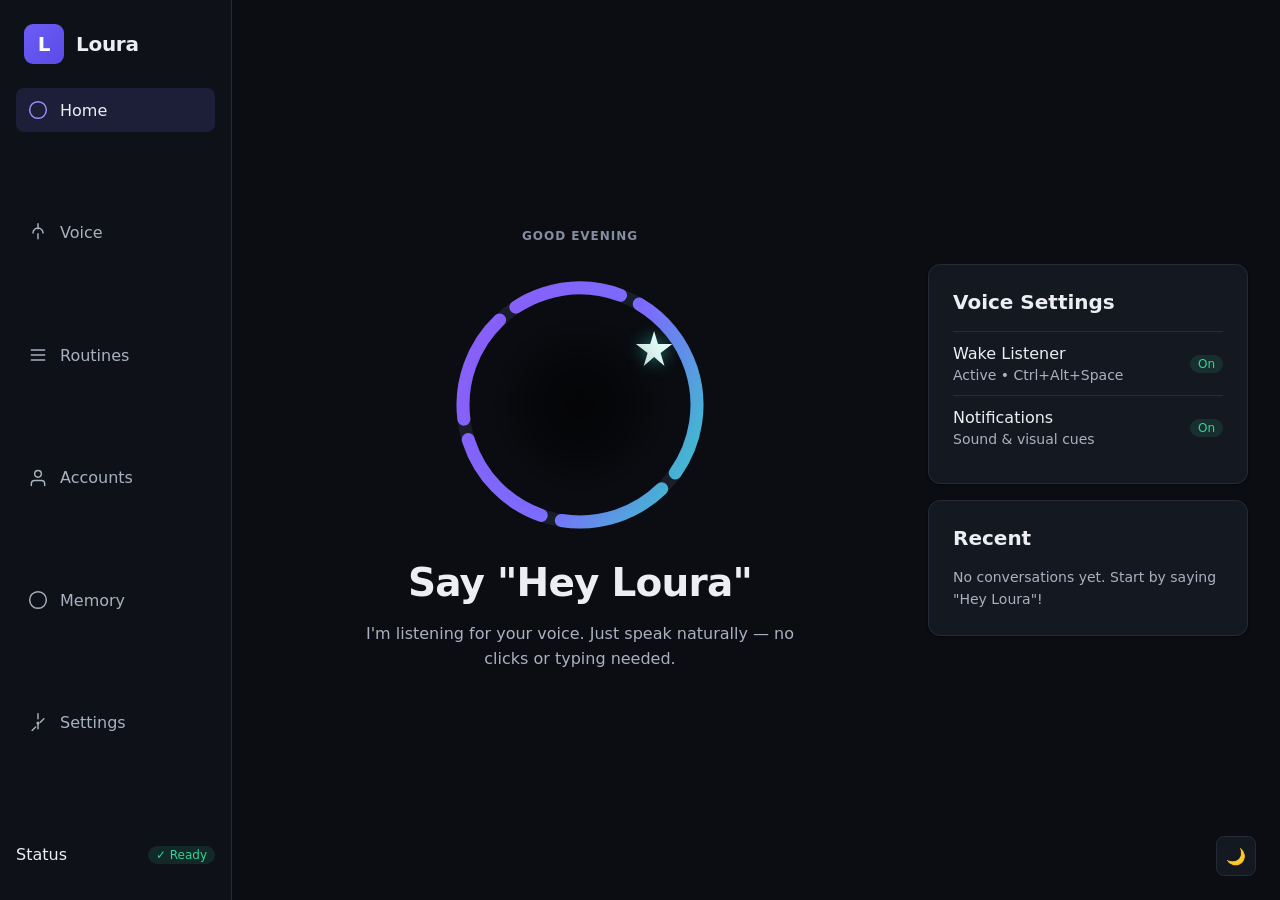
<file: desktop/app/web/static/index.html>
<!DOCTYPE html>
<html lang="en">
<head>
    <meta charset="UTF-8">
    <meta name="viewport" content="width=device-width, initial-scale=1.0">
    <title>Loura - Voice Assistant</title>
    <style>
        * { margin: 0; padding: 0; box-sizing: border-box; }
        html, body { height: 100%; }

        :root {
            --violet: #8b5cf6;
            --indigo: #7c6cff;
            --teal: #2dd4bf;
            --star: #e6fffb;
            --bg: #0b0d12;
            --bg-side: #0e1117;
            --surface: #141821;
            --surface-2: #1a1f2a;
            --surface-3: #222836;
            --border: #252b38;
            --border-strong: #353d4f;
            --control-border: #646d82;
            --text: #eceef4;
            --text-2: #a9b1c1;
            --text-3: #858ea0;
            --accent: #9d90ff;
            --accent-bg: #6d5df6;
            --accent-bg-hover: #7b6cff;
            --accent-soft: rgba(124, 108, 255, 0.14);
            --focus: #b3a9ff;
            --success: #34d399;
            --warning: #fbbf24;
            --danger: #f87171;
            --shadow-1: 0 1px 2px rgba(0, 0, 0, 0.35);
            --shadow-2: 0 6px 20px rgba(0, 0, 0, 0.35), 0 1px 3px rgba(0, 0, 0, 0.3);
            --shadow-3: 0 18px 48px rgba(0, 0, 0, 0.5);
            --font: "Segoe UI Variable Text", "Segoe UI", system-ui, sans-serif;
            --font-display: "Segoe UI Variable Display", "Segoe UI", system-ui, sans-serif;
            --ease: cubic-bezier(0.2, 0.7, 0.2, 1);
        }

        :root[data-theme="light"] {
            --bg: #f5f6fa;
            --bg-side: #eef0f6;
            --surface: #ffffff;
            --surface-2: #f3f4f8;
            --surface-3: #e9ebf2;
            --border: #e1e4ec;
            --border-strong: #cbd0dc;
            --control-border: #858c9e;
            --text: #11141d;
            --text-2: #4a5263;
            --text-3: #636b7d;
            --accent: #5443e0;
            --accent-bg: #5b4be6;
            --accent-bg-hover: #4d3ddc;
            --accent-soft: rgba(91, 75, 230, 0.1);
            --focus: #5b4be6;
            --success: #0f7b5a;
            --warning: #9a5b00;
            --danger: #c62828;
            --star: #5b4be6;
            --shadow-1: 0 1px 2px rgba(17, 20, 29, 0.06);
            --shadow-2: 0 6px 20px rgba(17, 20, 29, 0.08), 0 1px 3px rgba(17, 20, 29, 0.06);
            --shadow-3: 0 18px 48px rgba(17, 20, 29, 0.16);
        }

        body {
            background: var(--bg);
            color: var(--text);
            font: 400 16px/1.55 var(--font);
        }

        h1 { font: 600 31px/37px var(--font-display); letter-spacing: -0.01em; margin: 0; }
        h2 { font: 600 20px/26px var(--font-display); margin: 0; }
        h3 { font: 600 16px var(--font-display); margin: 0; }

        .app { display: grid; grid-template-columns: 232px 1fr; height: 100vh; }

        .sidebar {
            display: flex;
            flex-direction: column;
            background: var(--bg-side);
            border-right: 1px solid var(--border);
            padding: 24px 16px;
            gap: 24px;
            overflow-y: auto;
        }

        .brand { display: flex; align-items: center; gap: 12px; padding: 0 8px; }
        .brand-icon {
            width: 40px;
            height: 40px;
            border-radius: 9px;
            background: linear-gradient(135deg, #6d5df6, #5b4be6);
            display: flex;
            align-items: center;
            justify-content: center;
            color: #fff;
            font: 600 20px var(--font-display);
        }
        .brand-name { font: 600 20px var(--font-display); letter-spacing: -0.015em; }

        .nav { display: grid; gap: 2px; flex: 1; }
        .nav-btn {
            display: flex;
            align-items: center;
            gap: 12px;
            width: 100%;
            height: 44px;
            padding: 0 12px;
            background: transparent;
            border: none;
            border-radius: 8px;
            color: var(--text-2);
            font: 500 16px var(--font);
            cursor: pointer;
            transition: all 150ms var(--ease);
        }
        .nav-btn:hover { background: var(--surface-2); color: var(--text); }
        .nav-btn.active { background: var(--accent-soft); color: var(--text); }
        .nav-btn.active svg { stroke: var(--accent); }
        .nav-icon { width: 20px; height: 20px; flex: none; stroke: currentColor; stroke-width: 1.75; stroke-linecap: round; stroke-linejoin: round; }

        main { overflow-y: auto; }
        .panel { max-width: 1040px; margin: 0 auto; padding: 32px; display: none; }
        .panel.active { display: block; }

        .panel-home {
            display: grid !important;
            grid-template-columns: 1fr 320px;
            gap: 32px;
            min-height: 100vh;
            place-items: center;
            max-width: 1200px;
        }

        .stage { display: flex; flex-direction: column; align-items: center; gap: 16px; text-align: center; }
        .eyebrow { font: 600 12px var(--font); letter-spacing: 0.08em; text-transform: uppercase; color: var(--text-3); }

        .orb {
            position: relative;
            width: 260px;
            height: 260px;
            border: none;
            background: none;
            padding: 0;
            cursor: pointer;
            display: grid;
            place-items: center;
            border-radius: 50%;
            -webkit-tap-highlight-color: transparent;
            margin: 16px 0 0;
        }

        .orb-svg {
            width: 100%;
            height: 100%;
            overflow: visible;
        }

        .orb-track { fill: none; stroke: var(--border); stroke-width: 10; opacity: 0.6; }
        .orb-ring {
            fill: none;
            stroke: url(#gradient);
            stroke-width: 10;
            stroke-linecap: round;
            stroke-dasharray: 84 16;
            transform: rotate(-18deg);
            transform-origin: 100px 100px;
            transition: stroke-width 240ms var(--ease);
        }

        .orb-spinner { transform-origin: 100px 100px; }
        .orb-star { fill: var(--star); transform-origin: 157px 43px; filter: drop-shadow(0 0 6px rgba(45, 212, 191, 0.55)); }
        :root[data-theme="light"] .orb-star { filter: none; }

        .orb-halo {
            position: absolute;
            inset: 14%;
            border-radius: 50%;
            background: radial-gradient(circle, rgba(124, 108, 255, 0.35), rgba(45, 212, 191, 0.08) 55%, transparent 70%);
            filter: blur(18px);
            opacity: 0.55;
            transition: opacity 240ms var(--ease);
            pointer-events: none;
        }

        .orb-wave {
            position: absolute;
            inset: 19%;
            border-radius: 50%;
            border: 2px solid var(--indigo);
            opacity: 0;
            pointer-events: none;
        }

        .orb[data-phase="idle"] .orb-svg { animation: breathe 5s ease-in-out infinite; }
        .orb[data-phase="listening"] .orb-ring { stroke-width: 12; }
        .orb[data-phase="listening"] .orb-halo { opacity: 1; }
        .orb[data-phase="thinking"] .orb-spinner { animation: spin 1.1s cubic-bezier(0.5, 0.1, 0.5, 0.9) infinite; }
        .orb[data-phase="speaking"] .orb-wave { animation: ripple 2.1s var(--ease) infinite; }
        .orb[data-phase="speaking"] .orb-wave.w2 { animation-delay: 0.7s; }
        .orb[data-phase="speaking"] .orb-wave.w3 { animation-delay: 1.4s; }

        @keyframes breathe { 0%, 100% { transform: scale(1); } 50% { transform: scale(1.025); } }
        @keyframes spin { to { transform: rotate(360deg); } }
        @keyframes ripple { 0% { transform: scale(0.85); opacity: 0.55; } 100% { transform: scale(1.45); opacity: 0; } }

        .phase-title { font: 600 39px/47px var(--font-display); letter-spacing: -0.02em; margin-top: 8px; }
        .phase-hint { color: var(--text-2); max-width: 44ch; }

        .home-side { display: grid; gap: 16px; }

        .card {
            background: var(--surface);
            border: 1px solid var(--border);
            border-radius: 12px;
            padding: 24px;
            box-shadow: var(--shadow-1);
        }

        .switch-row {
            display: flex;
            align-items: center;
            justify-content: space-between;
            gap: 16px;
            padding: 12px 0;
            border-top: 1px solid var(--border);
        }
        .switch-row:first-child { border-top: none; padding-top: 0; }

        .switch-label { font: 500 16px var(--font); }
        .switch-desc { font: 400 14px var(--font); color: var(--text-2); margin-top: 4px; }

        .badge {
            display: inline-flex;
            align-items: center;
            gap: 4px;
            padding: 2px 8px;
            border-radius: 999px;
            font: 500 12px var(--font);
            color: var(--success);
            background: rgba(52, 211, 153, 0.12);
        }

        .btn {
            display: inline-flex;
            align-items: center;
            justify-content: center;
            gap: 8px;
            height: 40px;
            padding: 0 16px;
            border-radius: 8px;
            border: none;
            font: 600 14px var(--font);
            cursor: pointer;
            transition: background 150ms var(--ease);
        }

        .btn-primary { background: var(--accent-bg); color: #fff; box-shadow: var(--shadow-1); }
        .btn-primary:hover { background: var(--accent-bg-hover); }

        .btn-secondary { background: var(--surface-2); border: 1px solid var(--border-strong); color: var(--text); }
        .btn-secondary:hover { background: var(--surface-3); }

        .voice-grid {
            display: grid;
            grid-template-columns: repeat(auto-fill, minmax(200px, 1fr));
            gap: 12px;
            margin-top: 24px;
        }

        .voice-card {
            position: relative;
            display: grid;
            gap: 8px;
            padding: 16px;
            background: var(--surface-2);
            border: 1px solid var(--border);
            border-radius: 12px;
            cursor: pointer;
            transition: border-color 150ms var(--ease);
        }

        .voice-card:hover { border-color: var(--border-strong); }
        .voice-card.selected { border-color: var(--accent); box-shadow: 0 0 0 1px var(--accent) inset; }

        .voice-pick { display: flex; align-items: center; gap: 12px; }
        .avatar {
            width: 40px;
            height: 40px;
            border-radius: 50%;
            flex: none;
            display: grid;
            place-items: center;
            font: 650 16px var(--font);
            color: #fff;
            background: linear-gradient(135deg, hsl(240, 70%, 58%), hsl(280, 70%, 45%));
        }
        .voice-meta { display: grid; min-width: 0; }
        .voice-name { font: 600 16px var(--font); }
        .voice-accent { font: 400 12px var(--font); color: var(--text-2); }

        .theme-btn {
            position: fixed;
            bottom: 24px;
            right: 24px;
            width: 40px;
            height: 40px;
            border-radius: 8px;
            background: var(--surface);
            border: 1px solid var(--border);
            cursor: pointer;
            display: grid;
            place-items: center;
            font: 16px system-ui;
            transition: background 150ms var(--ease);
        }

        .theme-btn:hover { background: var(--surface-2); }

        @media (prefers-reduced-motion: reduce) {
            * { animation-duration: 1ms !important; transition-duration: 1ms !important; }
            .orb[data-phase="thinking"] .orb-ring { stroke-dasharray: 20 6; }
        }

        @media (max-width: 820px) {
            .app { grid-template-columns: 1fr; }
            .sidebar { display: none; }
            .panel { padding: 24px 16px; }
            .panel-home { grid-template-columns: 1fr; }
            .orb { width: 210px; height: 210px; }
        }
    </style>
</head>
<body data-theme="dark">
    <div class="app">
        <div class="sidebar">
            <div class="brand">
                <div class="brand-icon">L</div>
                <div class="brand-name">Loura</div>
            </div>

            <div class="nav">
                <button class="nav-btn active" data-page="home" onclick="switchPage(this)">
                    <svg class="nav-icon" viewBox="0 0 24 24" fill="none"><circle cx="12" cy="12" r="10"></circle></svg>
                    Home
                </button>
                <button class="nav-btn" data-page="voice" onclick="switchPage(this)">
                    <svg class="nav-icon" viewBox="0 0 24 24" fill="none"><path d="M12 1v6m0 6v6M6 12a6 6 0 0 1 12 0"></path></svg>
                    Voice
                </button>
                <button class="nav-btn" data-page="routines" onclick="switchPage(this)">
                    <svg class="nav-icon" viewBox="0 0 24 24" fill="none"><path d="M4 6h16M4 12h16M4 18h16"></path></svg>
                    Routines
                </button>
                <button class="nav-btn" data-page="accounts" onclick="switchPage(this)">
                    <svg class="nav-icon" viewBox="0 0 24 24" fill="none"><path d="M20 21v-2a4 4 0 0 0-4-4H8a4 4 0 0 0-4 4v2M12 3a4 4 0 1 0 0 8 4 4 0 0 0 0-8z"></path></svg>
                    Accounts
                </button>
                <button class="nav-btn" data-page="memory" onclick="switchPage(this)">
                    <svg class="nav-icon" viewBox="0 0 24 24" fill="none"><path d="M12 2C6.48 2 2 6.48 2 12s4.48 10 10 10 10-4.48 10-10S17.52 2 12 2z"></path></svg>
                    Memory
                </button>
                <button class="nav-btn" data-page="settings" onclick="switchPage(this)">
                    <svg class="nav-icon" viewBox="0 0 24 24" fill="none"><circle cx="12" cy="12" r="1"></circle><path d="M12 1v6m0 6v6m7.07-12.07l-4.24 4.24m-5.66 5.66l-4.24 4.24"></path></svg>
                    Settings
                </button>
            </div>

            <div style="margin-top: auto;">
                <div class="switch-row" style="border-top: none; padding-top: 0;">
                    <span class="switch-label">Status</span>
                    <span class="badge">✓ Ready</span>
                </div>
            </div>
        </div>

        <main>
            <div class="panel panel-home active" data-page="home">
                <div class="stage">
                    <div class="eyebrow">Good evening</div>
                    <button class="orb" data-phase="idle" onclick="cyclePhase()">
                        <svg class="orb-svg" viewBox="0 0 200 200">
                            <defs>
                                <linearGradient id="gradient" x1="0%" y1="0%" x2="100%" y2="100%">
                                    <stop offset="0%" stop-color="var(--violet)"></stop>
                                    <stop offset="55%" stop-color="var(--indigo)"></stop>
                                    <stop offset="100%" stop-color="var(--teal)"></stop>
                                </linearGradient>
                            </defs>
                            <circle class="orb-track" cx="100" cy="100" r="90"></circle>
                            <g class="orb-spinner">
                                <circle class="orb-ring" cx="100" cy="100" r="90"></circle>
                            </g>
                            <polygon class="orb-star" points="157,43 160,53 171,53 162,60 165,70 157,63 149,70 152,60 143,53 154,53"></polygon>
                            <circle class="orb-halo" cx="100" cy="100" r="50"></circle>
                            <circle class="orb-wave w1" cx="100" cy="100" r="50"></circle>
                            <circle class="orb-wave w2" cx="100" cy="100" r="50"></circle>
                            <circle class="orb-wave w3" cx="100" cy="100" r="50"></circle>
                        </svg>
                    </button>
                    <h1 class="phase-title">Say "Hey Loura"</h1>
                    <p class="phase-hint">I'm listening for your voice. Just speak naturally — no clicks or typing needed.</p>
                </div>

                <div class="home-side">
                    <div class="card">
                        <h2 style="margin-bottom: 16px;">Voice Settings</h2>
                        <div class="switch-row">
                            <div>
                                <div class="switch-label">Wake Listener</div>
                                <div class="switch-desc">Active • Ctrl+Alt+Space</div>
                            </div>
                            <span class="badge">On</span>
                        </div>
                        <div class="switch-row">
                            <div>
                                <div class="switch-label">Notifications</div>
                                <div class="switch-desc">Sound & visual cues</div>
                            </div>
                            <span class="badge">On</span>
                        </div>
                    </div>

                    <div class="card">
                        <h2 style="margin-bottom: 16px;">Recent</h2>
                        <p style="color: var(--text-2); font-size: 14px;">No conversations yet. Start by saying "Hey Loura"!</p>
                    </div>
                </div>
            </div>

            <div class="panel" data-page="voice">
                <h1 style="margin-bottom: 24px;">Voice</h1>
                <p style="color: var(--text-2); margin-bottom: 24px;">Choose how I sound.</p>
                <div class="voice-grid">
                    <div class="voice-card selected">
                        <div class="voice-pick">
                            <div class="avatar">A</div>
                            <div class="voice-meta">
                                <div class="voice-name">Amy</div>
                                <div class="voice-accent">Neural • Female</div>
                            </div>
                        </div>
                        <div class="badge">✓ Ready</div>
                    </div>
                    <div class="voice-card">
                        <div class="voice-pick">
                            <div class="avatar" style="background: linear-gradient(135deg, hsl(180, 70%, 58%), hsl(220, 70%, 45%));">J</div>
                            <div class="voice-meta">
                                <div class="voice-name">James</div>
                                <div class="voice-accent">Neural • Male</div>
                            </div>
                        </div>
                        <button class="btn btn-secondary" style="height: 24px; padding: 0 8px; font-size: 12px;">Download</button>
                    </div>
                </div>
            </div>

            <div class="panel" data-page="routines">
                <h1 style="margin-bottom: 24px;">Routines</h1>
                <div class="card" style="text-align: center; padding: 48px;">
                    <p style="color: var(--text-2); margin-bottom: 16px;">No routines yet</p>
                    <button class="btn btn-primary">Create Routine</button>
                </div>
            </div>

            <div class="panel" data-page="accounts">
                <h1 style="margin-bottom: 24px;">Accounts</h1>
                <div class="card">
                    <p style="color: var(--text-2);">No accounts connected</p>
                </div>
            </div>

            <div class="panel" data-page="memory">
                <h1 style="margin-bottom: 24px;">Memory</h1>
                <div class="card">
                    <p style="color: var(--text-2);">No memories yet</p>
                </div>
            </div>

            <div class="panel" data-page="settings">
                <h1 style="margin-bottom: 24px;">Settings</h1>
                <div class="card">
                    <h2 style="margin-bottom: 16px;">About</h2>
                    <p style="color: var(--text-2); font-size: 14px;">Loura v1.0.0</p>
                </div>
            </div>
        </main>
    </div>

    <button class="theme-btn" onclick="toggleTheme()" title="Toggle theme">🌙</button>

    <script>
        function switchPage(btn) {
            document.querySelectorAll('.nav-btn').forEach(b => b.classList.remove('active'));
            document.querySelectorAll('.panel').forEach(p => p.classList.remove('active'));
            btn.classList.add('active');
            document.querySelector(`[data-page="${btn.dataset.page}"]`).classList.add('active');
        }

        const phases = ['idle', 'listening', 'thinking', 'speaking'];
        let currentPhase = 0;

        function cyclePhase() {
            currentPhase = (currentPhase + 1) % phases.length;
            document.querySelector('.orb').dataset.phase = phases[currentPhase];
        }

        function toggleTheme() {
            const html = document.documentElement;
            const isDark = html.dataset.theme === 'dark';
            html.dataset.theme = isDark ? 'light' : 'dark';
            localStorage.setItem('theme', html.dataset.theme);
        }

        if (localStorage.getItem('theme')) {
            document.documentElement.dataset.theme = localStorage.getItem('theme');
        }

        document.addEventListener('keydown', (e) => {
            if (e.ctrlKey && e.altKey && e.code === 'Space') {
                const orb = document.querySelector('.orb');
                if (orb.dataset.phase !== 'listening') {
                    orb.dataset.phase = 'listening';
                }
            }
        });
    </script>
</body>
</html>
</file>
<file: assets/css/style.css>
/* ==========================================================================
   MD — landing page
   ========================================================================== */

:root {
  --bg: #07080d;
  --bg-2: #0b0d15;
  --surface: rgba(255, 255, 255, .035);
  --surface-strong: rgba(255, 255, 255, .06);
  --border: rgba(255, 255, 255, .08);
  --border-strong: rgba(255, 255, 255, .14);
  --text: #eef0f7;
  --text-2: #b4b9c9;
  --muted: #7d8398;
  --violet: #8b7dff;
  --cyan: #3ee6d3;
  --pink: #ff7ac6;
  --ok: #34d399;
  --bad: #f87171;
  --warn: #fbbf24;
  --grad: linear-gradient(120deg, #a99cff 0%, #8b7dff 35%, #3ee6d3 100%);
  --glow-violet: rgba(139, 125, 255, .35);
  --glow-cyan: rgba(62, 230, 211, .22);
  --shadow: 0 1px 0 rgba(255, 255, 255, .06) inset, 0 24px 64px -24px rgba(0, 0, 0, .8);
  --radius: 20px;
  --radius-sm: 12px;
  --font: "Inter", ui-sans-serif, system-ui, -apple-system, "Segoe UI", Roboto, Arial, sans-serif;
  --mono: "JetBrains Mono", ui-monospace, "Cascadia Code", Consolas, monospace;
  --nav-h: 68px;
  color-scheme: dark;
}

:root[data-theme="light"] {
  --bg: #f7f8fc;
  --bg-2: #eef0f7;
  --surface: rgba(255, 255, 255, .72);
  --surface-strong: rgba(255, 255, 255, .92);
  --border: rgba(20, 24, 45, .09);
  --border-strong: rgba(20, 24, 45, .16);
  --text: #0e1120;
  --text-2: #3c4258;
  --muted: #646b82;
  --violet: #5b4bf0;
  --cyan: #0a9e8f;
  --grad: linear-gradient(120deg, #6d5dfc 0%, #5b4bf0 40%, #0a9e8f 100%);
  --glow-violet: rgba(91, 75, 240, .18);
  --glow-cyan: rgba(10, 158, 143, .14);
  --shadow: 0 1px 0 rgba(255, 255, 255, .8) inset, 0 24px 60px -28px rgba(30, 30, 80, .28);
  color-scheme: light;
}

@media (prefers-color-scheme: light) {
  :root:not([data-theme="dark"]) {
    --bg: #f7f8fc; --bg-2: #eef0f7; --surface: rgba(255, 255, 255, .72); --surface-strong: rgba(255, 255, 255, .92);
    --border: rgba(20, 24, 45, .09); --border-strong: rgba(20, 24, 45, .16); --text: #0e1120; --text-2: #3c4258;
    --muted: #646b82; --violet: #5b4bf0; --cyan: #0a9e8f;
    --grad: linear-gradient(120deg, #6d5dfc 0%, #5b4bf0 40%, #0a9e8f 100%);
    --glow-violet: rgba(91, 75, 240, .18); --glow-cyan: rgba(10, 158, 143, .14);
    --shadow: 0 1px 0 rgba(255, 255, 255, .8) inset, 0 24px 60px -28px rgba(30, 30, 80, .28);
    color-scheme: light;
  }
}

/* ---------- base ---------- */
*, *::before, *::after { box-sizing: border-box; }
html { scroll-behavior: smooth; scroll-padding-top: calc(var(--nav-h) + 16px); -webkit-text-size-adjust: 100%; }
body {
  margin: 0; background: var(--bg); color: var(--text); overflow-x: hidden;
  font: 400 16px/1.6 var(--font); letter-spacing: -.005em; -webkit-font-smoothing: antialiased;
}
img, svg { display: block; }
a { color: inherit; }
p { margin: 0; }
h1, h2, h3 { margin: 0; letter-spacing: -.025em; line-height: 1.12; }
code, .kbd { font-family: var(--mono); font-size: .85em; }
code { background: var(--surface-strong); border: 1px solid var(--border); padding: .1em .4em; border-radius: 6px; }
svg { width: 20px; height: 20px; fill: none; stroke: currentColor; stroke-width: 1.8; stroke-linecap: round; stroke-linejoin: round; flex: none; }
svg.fill { fill: currentColor; stroke: none; }
:focus-visible { outline: 2px solid var(--violet); outline-offset: 3px; border-radius: 6px; }
::selection { background: var(--glow-violet); }
.skip { position: absolute; left: -999px; top: 10px; z-index: 100; background: var(--violet); color: #fff; padding: 8px 14px; border-radius: 10px; }
.skip:focus { left: 16px; }
.muted { color: var(--muted); }
.small { font-size: 14px; }
.container { width: 100%; max-width: 1200px; margin: 0 auto; padding: 0 24px; }
.container.narrow { max-width: 820px; }
.grad { background: var(--grad); -webkit-background-clip: text; background-clip: text; color: transparent; }
.kbd {
  display: inline-block; padding: 2px 8px; border-radius: 7px; white-space: nowrap;
  border: 1px solid var(--border-strong); border-bottom-width: 2px; background: var(--surface-strong); color: var(--text-2);
}
.dot { display: inline-block; width: 8px; height: 8px; border-radius: 50%; background: var(--muted); flex: none; }
.dot.ok { background: var(--ok); box-shadow: 0 0 0 4px rgba(52, 211, 153, .15); }

.glass {
  background: var(--surface); border: 1px solid var(--border); border-radius: var(--radius);
  backdrop-filter: blur(18px) saturate(140%); -webkit-backdrop-filter: blur(18px) saturate(140%);
  box-shadow: var(--shadow);
}

/* ---------- buttons ---------- */
.btn {
  display: inline-flex; align-items: center; justify-content: center; gap: 10px; min-height: 44px; padding: 0 20px;
  border-radius: 12px; border: 1px solid transparent; font: 600 15px var(--font); text-decoration: none; cursor: pointer;
  transition: transform .15s ease, box-shadow .2s ease, background .2s ease, border-color .2s ease; white-space: nowrap;
}
.btn:active { transform: translateY(1px); }
.btn-sm { min-height: 38px; padding: 0 16px; font-size: 14px; border-radius: 10px; }
.btn-lg { min-height: 52px; padding: 0 26px; font-size: 16px; border-radius: 14px; }
.btn.wide { width: 100%; }
.btn-primary {
  color: #fff; background: linear-gradient(135deg, #8b7dff, #6a5cff 55%, #4f7dff);
  box-shadow: 0 0 0 1px rgba(255, 255, 255, .12) inset, 0 10px 30px -8px var(--glow-violet);
}
.btn-primary:hover { box-shadow: 0 0 0 1px rgba(255, 255, 255, .2) inset, 0 14px 40px -6px var(--glow-violet); transform: translateY(-1px); }
.btn-glass { color: var(--text); background: var(--surface-strong); border-color: var(--border-strong); backdrop-filter: blur(12px); }
.btn-glass:hover { border-color: var(--violet); }
.icon-btn {
  display: inline-grid; place-items: center; width: 40px; height: 40px; border-radius: 11px; flex: none; cursor: pointer;
  color: var(--text-2); background: var(--surface); border: 1px solid var(--border); text-decoration: none; transition: color .2s, border-color .2s;
}
.icon-btn:hover { color: var(--text); border-color: var(--border-strong); }
.icon-btn svg { width: 18px; height: 18px; }

/* ---------- nav ---------- */
.nav {
  position: fixed; inset: 0 0 auto; z-index: 50; height: var(--nav-h);
  transition: background .3s, border-color .3s, backdrop-filter .3s; border-bottom: 1px solid transparent;
}
.nav.scrolled {
  background: color-mix(in srgb, var(--bg) 72%, transparent); border-bottom-color: var(--border);
  backdrop-filter: blur(18px) saturate(150%); -webkit-backdrop-filter: blur(18px) saturate(150%);
}
.nav-inner { max-width: 1200px; height: 100%; margin: 0 auto; padding: 0 24px; display: flex; align-items: center; gap: 32px; }
.brand { display: inline-flex; align-items: center; gap: 10px; font-weight: 700; font-size: 18px; letter-spacing: -.02em; text-decoration: none; color: var(--text); }
.brand-mark { width: 34px; height: 34px; border-radius: 10px; box-shadow: 0 6px 18px -6px var(--glow-violet); }
.nav-links { display: flex; gap: 4px; }
.nav-links a { padding: 8px 12px; border-radius: 9px; color: var(--text-2); text-decoration: none; font-size: 14.5px; font-weight: 500; transition: color .2s, background .2s; }
.nav-links a:hover, .nav-links a.active { color: var(--text); background: var(--surface-strong); }
.nav-actions { margin-left: auto; display: flex; align-items: center; gap: 8px; }
.menu-btn { display: none; }

/* ---------- hero ---------- */
.hero { position: relative; padding: calc(var(--nav-h) + 72px) 0 40px; overflow: hidden; isolation: isolate; }
.hero-bg { position: absolute; inset: 0; z-index: -1; pointer-events: none; }
.aurora { position: absolute; border-radius: 50%; filter: blur(90px); opacity: .55; will-change: transform; }
.a1 { width: 620px; height: 620px; left: -160px; top: -220px; background: radial-gradient(circle, #6a5cff 0%, transparent 65%); animation: drift1 18s ease-in-out infinite alternate; }
.a2 { width: 560px; height: 560px; right: -140px; top: -80px; background: radial-gradient(circle, #1fb9ad 0%, transparent 65%); opacity: .38; animation: drift2 22s ease-in-out infinite alternate; }
.a3 { width: 480px; height: 480px; left: 40%; top: 320px; background: radial-gradient(circle, #c05bd6 0%, transparent 65%); opacity: .22; animation: drift1 26s ease-in-out infinite alternate-reverse; }
:root[data-theme="light"] .aurora { opacity: .28; }
@media (prefers-color-scheme: light) { :root:not([data-theme="dark"]) .aurora { opacity: .28; } }
@keyframes drift1 { to { transform: translate(80px, 60px) scale(1.08); } }
@keyframes drift2 { to { transform: translate(-70px, 90px) scale(1.12); } }
.grid-lines {
  position: absolute; inset: 0;
  background-image: linear-gradient(var(--border) 1px, transparent 1px), linear-gradient(90deg, var(--border) 1px, transparent 1px);
  background-size: 56px 56px; mask-image: radial-gradient(ellipse 80% 60% at 50% 20%, #000 30%, transparent 75%);
  -webkit-mask-image: radial-gradient(ellipse 80% 60% at 50% 20%, #000 30%, transparent 75%);
}
.hero-inner { display: grid; grid-template-columns: 1.05fr .95fr; gap: 56px; align-items: center; }
.pill {
  display: inline-flex; align-items: center; gap: 10px; padding: 5px 12px 5px 5px; margin-bottom: 26px; border-radius: 999px;
  font-size: 13.5px; font-weight: 500; color: var(--text-2); text-decoration: none; background: var(--surface-strong); border: 1px solid var(--border-strong);
}
.pill svg { width: 14px; height: 14px; }
.pill-tag { padding: 3px 9px; border-radius: 999px; font-size: 12px; font-weight: 600; color: #fff; background: linear-gradient(135deg, #8b7dff, #4f7dff); }
.hero h1 { font-size: clamp(40px, 5.6vw, 68px); font-weight: 800; letter-spacing: -.04em; line-height: 1.02; }
.lede { margin-top: 22px; max-width: 560px; font-size: 18.5px; line-height: 1.65; color: var(--text-2); }
.lede strong { color: var(--text); font-weight: 600; }
.cta-row { display: flex; flex-wrap: wrap; gap: 12px; margin-top: 34px; }
.cta-row.center { justify-content: center; }
.hero-badges { list-style: none; padding: 0; margin: 32px 0 0; display: flex; flex-wrap: wrap; gap: 10px 22px; color: var(--muted); font-size: 14px; }
.hero-badges li { display: inline-flex; align-items: center; gap: 8px; }
.hero-badges svg { width: 16px; height: 16px; color: var(--cyan); }

/* hero mockup */
.hero-visual { position: relative; }
.hero-visual::before {
  content: ""; position: absolute; inset: 8% 4%; z-index: -1; border-radius: 40px;
  background: radial-gradient(closest-side, var(--glow-violet), transparent); filter: blur(30px);
}
.window { overflow: hidden; }
.window-bar, .code-bar { display: flex; align-items: center; gap: 12px; padding: 12px 16px; border-bottom: 1px solid var(--border); font-size: 13px; color: var(--muted); }
.lights { display: inline-flex; gap: 6px; }
.lights i { width: 11px; height: 11px; border-radius: 50%; background: #ff5f57; }
.lights i:nth-child(2) { background: #febc2e; }
.lights i:nth-child(3) { background: #28c840; }
.window-title { flex: 1; text-align: center; font-weight: 500; }
.window-bar .kbd { font-size: 11px; }
.session { display: grid; grid-template-columns: 150px 1fr; gap: 20px; padding: 24px 22px; min-height: 330px; }
.orb-wrap { display: flex; flex-direction: column; align-items: center; gap: 16px; padding-top: 10px; }
.orb {
  position: relative; width: 104px; height: 104px; border-radius: 50%;
  background: radial-gradient(circle at 35% 30%, #cfc8ff 0%, #8b7dff 30%, #3b2fd0 70%, #1a1560 100%);
  box-shadow: 0 0 60px -6px var(--glow-violet), inset 0 -10px 30px rgba(0, 0, 0, .35); transition: transform .3s ease;
}
.orb span { position: absolute; inset: -10px; border-radius: 50%; border: 1px solid rgba(139, 125, 255, .45); animation: ring 2.4s ease-out infinite; }
.orb.speaking { background: radial-gradient(circle at 35% 30%, #d6fff9 0%, #3ee6d3 30%, #0f8f84 70%, #073f3a 100%); box-shadow: 0 0 60px -6px var(--glow-cyan), inset 0 -10px 30px rgba(0, 0, 0, .35); }
.orb.speaking span { border-color: rgba(62, 230, 211, .5); }
@keyframes ring { from { transform: scale(.9); opacity: 1; } to { transform: scale(1.45); opacity: 0; } }
.wave { display: flex; align-items: center; gap: 3px; height: 34px; }
.wave i { width: 3px; border-radius: 3px; background: var(--grad); height: 20%; transition: height .12s ease; }
.orb-state { font-size: 13px; font-weight: 500; color: var(--text-2); }
.transcript { list-style: none; margin: 0; padding: 0; display: flex; flex-direction: column; gap: 10px; justify-content: flex-end; }
.transcript li { padding: 10px 14px; border-radius: 14px; font-size: 14.5px; line-height: 1.5; animation: pop .35s ease both; max-width: 100%; }
.transcript .you { align-self: flex-end; background: linear-gradient(135deg, #8b7dff, #6a5cff); color: #fff; border-bottom-right-radius: 5px; }
.transcript .ai { align-self: flex-start; background: var(--surface-strong); border: 1px solid var(--border); border-bottom-left-radius: 5px; }
.transcript .sys { align-self: flex-start; display: inline-flex; align-items: center; gap: 8px; padding: 6px 12px; font-size: 12.5px; color: var(--muted); font-family: var(--mono); border: 1px dashed var(--border-strong); }
.transcript .sys svg { width: 14px; height: 14px; color: var(--ok); }
@keyframes pop { from { opacity: 0; transform: translateY(8px) scale(.98); } }
.window-foot { display: flex; gap: 18px; flex-wrap: wrap; padding: 12px 18px; border-top: 1px solid var(--border); font-size: 12.5px; color: var(--muted); font-family: var(--mono); }
.window-foot span { display: inline-flex; align-items: center; gap: 8px; }
.float-chip {
  position: absolute; z-index: 2; display: inline-flex; align-items: center; gap: 8px; padding: 9px 14px; border-radius: 12px;
  font-size: 13px; font-weight: 500; white-space: nowrap; background: var(--surface-strong); border: 1px solid var(--border-strong);
  backdrop-filter: blur(16px); -webkit-backdrop-filter: blur(16px); box-shadow: var(--shadow); animation: bob 6s ease-in-out infinite;
}
.float-chip svg { width: 16px; height: 16px; color: var(--violet); }
.chip-a { top: -18px; right: 24px; }
.chip-b { bottom: 54px; left: -34px; animation-delay: -3s; }
@keyframes bob { 50% { transform: translateY(-8px); } }

/* stats */
.stats { display: grid; grid-template-columns: repeat(4, 1fr); margin: 88px 0 0; border: 1px solid var(--border); border-radius: var(--radius); background: var(--surface); overflow: hidden; }
.stats > div { padding: 26px 24px; border-left: 1px solid var(--border); }
.stats > div:first-child { border-left: 0; }
.stats dt { font-size: 13px; font-weight: 500; color: var(--muted); text-transform: uppercase; letter-spacing: .06em; }
.stats dd { margin: 8px 0 4px; font-size: 40px; font-weight: 700; letter-spacing: -.04em; line-height: 1; }
.stats dd small { font-size: 20px; color: var(--muted); margin-left: 2px; font-weight: 600; }
.stats dd.note { margin: 6px 0 0; font-size: 14px; font-weight: 400; letter-spacing: 0; color: var(--text-2); line-height: 1.4; }

/* ---------- sections ---------- */
.section { position: relative; padding: 120px 0; }
.section-alt { background: linear-gradient(180deg, transparent, var(--bg-2) 18%, var(--bg-2) 82%, transparent); }
.section-head { max-width: 760px; margin-bottom: 56px; }
.section-head.center { margin-left: auto; margin-right: auto; text-align: center; }
.eyebrow { display: inline-flex; align-items: center; gap: 8px; margin-bottom: 16px; font-size: 13px; font-weight: 600; letter-spacing: .08em; text-transform: uppercase; color: var(--violet); }
.eyebrow::before { content: ""; width: 18px; height: 2px; border-radius: 2px; background: var(--grad); }
.section h2 { font-size: clamp(30px, 3.8vw, 46px); font-weight: 750; letter-spacing: -.035em; }
.section-lede { margin-top: 18px; font-size: 18px; color: var(--text-2); line-height: 1.65; }
.ticks { list-style: none; padding: 0; margin: 18px 0 0; display: grid; gap: 10px; }
.ticks li { position: relative; padding-left: 28px; color: var(--text-2); font-size: 15px; }
.ticks li::before {
  content: ""; position: absolute; left: 0; top: 3px; width: 18px; height: 18px; border-radius: 6px;
  background: rgba(52, 211, 153, .14) url("data:image/svg+xml,%3Csvg xmlns='http://www.w3.org/2000/svg' viewBox='0 0 24 24' fill='none' stroke='%2334d399' stroke-width='3' stroke-linecap='round' stroke-linejoin='round'%3E%3Cpath d='M5 12l5 5 9-10'/%3E%3C/svg%3E") center / 12px no-repeat;
}

/* ---------- bento ---------- */
.bento { display: grid; grid-template-columns: repeat(3, 1fr); gap: 18px; }
.card { position: relative; padding: 28px; overflow: hidden; transition: border-color .3s, transform .3s; }
.card::after {
  content: ""; position: absolute; inset: 0; border-radius: inherit; pointer-events: none; opacity: 0; transition: opacity .3s;
  background: radial-gradient(400px circle at var(--mx, 50%) var(--my, 0%), rgba(139, 125, 255, .12), transparent 45%);
}
.card:hover { border-color: var(--border-strong); }
.card:hover::after { opacity: 1; }
.card.span-2 { grid-column: span 2; display: grid; grid-template-columns: 1.1fr 1fr; gap: 28px; align-items: center; }
.card-icon {
  display: inline-grid; place-items: center; width: 44px; height: 44px; margin-bottom: 20px; border-radius: 12px; color: var(--violet);
  background: linear-gradient(135deg, rgba(139, 125, 255, .18), rgba(62, 230, 211, .1)); border: 1px solid rgba(139, 125, 255, .25);
}
.card h3 { font-size: 20px; font-weight: 650; margin-bottom: 10px; }
.card p { color: var(--text-2); font-size: 15px; }
.viz { border-radius: 16px; border: 1px solid var(--border); background: var(--bg-2); padding: 22px; min-height: 190px; }
.viz-wave { display: flex; flex-direction: column; justify-content: center; gap: 18px; }
.bars { display: flex; align-items: center; gap: 4px; height: 96px; }
.bars i { flex: 1; border-radius: 4px; background: var(--grad); opacity: .9; height: 10%; animation: eq 1.2s ease-in-out infinite; }
@keyframes eq { 50% { height: var(--h, 60%); } }
.viz-label { display: inline-flex; align-items: center; gap: 10px; font-size: 13px; font-family: var(--mono); color: var(--text-2); }
.mini-diff { margin-top: 20px; font-family: var(--mono); font-size: 12.5px; border-radius: 12px; overflow: hidden; border: 1px solid var(--border); }
.mini-diff div { padding: 9px 12px; }
.mini-diff .del { background: rgba(248, 113, 113, .1); color: var(--bad); text-decoration: line-through; text-decoration-color: rgba(248, 113, 113, .5); }
.mini-diff .add { background: rgba(52, 211, 153, .1); color: var(--ok); }
.mini-cmds { margin-top: 20px; display: flex; flex-wrap: wrap; gap: 8px; }
.mini-cmds code { font-size: 12px; padding: 6px 10px; border-radius: 8px; }
.mini-stack { margin-top: 20px; display: grid; gap: 8px; }
.mini-stack div { padding: 10px 12px; border-radius: 12px; font-size: 13px; color: var(--text-2); background: var(--surface-strong); border: 1px solid var(--border); white-space: nowrap; overflow: hidden; text-overflow: ellipsis; }
.mini-stack b { color: var(--text); font-weight: 600; }
.mini-prayer { margin-top: 20px; display: grid; grid-template-columns: repeat(2, 1fr); gap: 8px; }
.mini-prayer span { display: flex; justify-content: space-between; padding: 8px 12px; border-radius: 10px; font-size: 13px; color: var(--muted); background: var(--surface-strong); border: 1px solid var(--border); }
.mini-prayer b { color: var(--text); font-weight: 600; font-variant-numeric: tabular-nums; }
.mini-prayer .now { border-color: rgba(139, 125, 255, .5); box-shadow: 0 0 0 3px rgba(139, 125, 255, .12); color: var(--text-2); }
.viz-translate { display: flex; flex-direction: column; justify-content: center; gap: 12px; }
.tr-row { display: flex; align-items: center; gap: 12px; padding: 14px; border-radius: 12px; font-size: 15px; background: var(--surface-strong); border: 1px solid var(--border); }
.tr-row.accent { border-color: rgba(62, 230, 211, .4); box-shadow: 0 0 30px -12px var(--glow-cyan); }
.tr-lang { flex: none; padding: 2px 8px; border-radius: 6px; font: 600 11px var(--mono); color: var(--muted); border: 1px solid var(--border-strong); }
.tr-arrow { display: grid; place-items: center; color: var(--muted); }

/* ---------- pipeline ---------- */
.pipeline { list-style: none; margin: 0; padding: 0; display: grid; grid-template-columns: repeat(4, 1fr); gap: 18px; position: relative; }
.pipeline::before {
  content: ""; position: absolute; left: 6%; right: 6%; top: 52px; height: 1px; z-index: -1;
  background: linear-gradient(90deg, transparent, var(--violet), var(--cyan), transparent); opacity: .5;
}
.stage { padding: 26px 24px; }
.stage-num {
  display: inline-grid; place-items: center; width: 52px; height: 52px; margin-bottom: 22px; border-radius: 16px;
  font: 600 15px var(--mono); color: var(--text); background: var(--bg); border: 1px solid var(--border-strong);
  box-shadow: 0 0 0 6px var(--bg), 0 0 30px -6px var(--glow-violet);
}
.stage h3 { font-size: 19px; margin-bottom: 8px; }
.stage p { font-size: 15px; color: var(--text-2); }
.stage em { font-style: normal; color: var(--text); font-weight: 600; }
.stage-meta { display: inline-block; margin-top: 16px; padding: 4px 10px; border-radius: 8px; font: 500 12px var(--mono); color: var(--cyan); background: rgba(62, 230, 211, .08); border: 1px solid rgba(62, 230, 211, .2); }

.arch { margin-top: 28px; display: grid; grid-template-columns: 1fr 1.1fr; gap: 40px; padding: 36px; align-items: center; }
.arch h3 { font-size: 24px; margin-bottom: 12px; }
.arch-copy > p { color: var(--text-2); }
.arch-diagram { position: relative; height: 280px; }
.arch-diagram .links { position: absolute; inset: 10px 0; width: 100%; height: calc(100% - 20px); z-index: 0; }
.arch-diagram .links path { fill: none; stroke: var(--violet); stroke-width: 1.2; stroke-dasharray: 5 6; opacity: .55; animation: dash 1.6s linear infinite; }
@keyframes dash { to { stroke-dashoffset: -22; } }
.node {
  position: absolute; z-index: 1; display: flex; flex-direction: column; align-items: center; gap: 2px; padding: 10px 14px; border-radius: 12px;
  font-size: 13.5px; font-weight: 600; text-align: center; background: var(--surface-strong); border: 1px solid var(--border-strong);
  backdrop-filter: blur(10px); white-space: nowrap;
}
.node small { font-size: 11.5px; font-weight: 400; color: var(--muted); }
.n-core { left: 50%; top: 50%; transform: translate(-50%, -50%); padding: 16px 22px; border-color: rgba(139, 125, 255, .6); box-shadow: 0 0 40px -8px var(--glow-violet); }
.n-core b { font-size: 15px; }
.n-mic { left: 0; top: 0; }
.n-llm { right: 0; top: 0; }
.n-db { left: 0; bottom: 0; }
.n-os { right: 0; bottom: 0; }
.n-ui { left: 50%; top: -6px; transform: translateX(-50%); }

/* ---------- commands explorer ---------- */
.explorer { padding: 10px; }
.tabs { display: flex; gap: 6px; padding: 6px; overflow-x: auto; scrollbar-width: none; border-bottom: 1px solid var(--border); }
.tabs::-webkit-scrollbar { display: none; }
.tab {
  flex: none; display: inline-flex; align-items: center; gap: 8px; padding: 10px 16px; border-radius: 11px; border: 1px solid transparent;
  background: none; color: var(--text-2); font: 500 14.5px var(--font); cursor: pointer; transition: all .2s;
}
.tab:hover { color: var(--text); }
.tab[aria-selected="true"] { color: var(--text); background: var(--surface-strong); border-color: var(--border-strong); }
.tab svg { width: 16px; height: 16px; }
.explorer-body { display: grid; grid-template-columns: 1fr 1fr; gap: 10px; padding: 10px; min-height: 360px; }
.cmd-list { list-style: none; margin: 0; padding: 0; display: grid; gap: 6px; align-content: start; }
.cmd {
  width: 100%; display: flex; align-items: center; justify-content: space-between; gap: 14px; padding: 14px 16px; border-radius: 12px; cursor: pointer;
  text-align: left; font: 500 15px var(--font); color: var(--text); background: transparent; border: 1px solid var(--border); transition: all .2s;
}
.cmd small { flex: none; font: 500 11.5px var(--mono); color: var(--muted); padding: 2px 8px; border-radius: 6px; border: 1px solid var(--border); }
.cmd:hover { border-color: var(--border-strong); background: var(--surface); }
.cmd[aria-pressed="true"] { border-color: rgba(139, 125, 255, .55); background: rgba(139, 125, 255, .08); }
.cmd-preview { display: flex; flex-direction: column; gap: 14px; padding: 22px; border-radius: 16px; background: var(--bg-2); border: 1px solid var(--border); }
.bubble { max-width: 92%; padding: 14px 16px; border-radius: 16px; animation: pop .3s ease both; }
.bubble .who { display: block; margin-bottom: 4px; font-size: 12px; font-weight: 600; letter-spacing: .04em; text-transform: uppercase; opacity: .75; }
.bubble.you { align-self: flex-end; color: #fff; background: linear-gradient(135deg, #8b7dff, #6a5cff); border-bottom-right-radius: 5px; }
.bubble.ai { align-self: flex-start; background: var(--surface-strong); border: 1px solid var(--border); border-bottom-left-radius: 5px; }
.cmd-meta { margin-top: auto; display: flex; flex-wrap: wrap; gap: 8px; }
.cmd-meta span { padding: 4px 10px; border-radius: 8px; font: 500 12px var(--mono); color: var(--text-2); background: var(--surface-strong); border: 1px solid var(--border); }

/* ---------- memory ---------- */
.split { display: grid; grid-template-columns: 1fr 1fr; gap: 64px; align-items: center; }
.memory-demo { padding: 24px; }
.md-head { display: flex; justify-content: space-between; align-items: center; margin-bottom: 16px; font-weight: 600; }
.chip-btn { display: inline-flex; align-items: center; gap: 6px; padding: 6px 12px; border-radius: 999px; cursor: pointer; font: 500 13px var(--font); color: var(--text-2); background: var(--surface-strong); border: 1px solid var(--border-strong); }
.chip-btn:hover { color: var(--text); }
.chip-btn svg { width: 14px; height: 14px; }
.md-said { padding: 14px 16px; margin-bottom: 16px; border-radius: 14px; font-size: 15px; color: #fff; background: linear-gradient(135deg, #8b7dff, #6a5cff); opacity: 0; transform: translateY(6px); transition: all .4s ease; }
.md-said.show { opacity: 1; transform: none; }
.md-list { list-style: none; margin: 0; padding: 0; display: grid; gap: 8px; }
.md-list li { display: flex; align-items: center; gap: 12px; padding: 12px 14px; border-radius: 12px; font-size: 14.5px; background: var(--surface-strong); border: 1px solid var(--border); transition: all .4s ease; }
.tag { flex: none; min-width: 78px; padding: 2px 8px; border-radius: 6px; text-align: center; font: 500 11px var(--mono); color: var(--muted); border: 1px solid var(--border-strong); }
.md-list li.changing { border-color: rgba(251, 191, 36, .6); background: rgba(251, 191, 36, .08); }
.md-list li.changed { border-color: rgba(52, 211, 153, .55); background: rgba(52, 211, 153, .08); }
.md-text { transition: opacity .25s; }
.md-history { display: flex; align-items: center; gap: 10px; margin-top: 14px; padding: 10px 14px; border-radius: 12px; font: 500 12.5px var(--mono); color: var(--text-2); border: 1px dashed var(--border-strong); animation: pop .35s ease both; }
.md-history svg { width: 16px; height: 16px; color: var(--muted); }

/* ---------- docs ---------- */
.docs { display: grid; grid-template-columns: 240px 1fr; gap: 18px; }
.docs-nav { padding: 18px 12px; display: flex; flex-direction: column; gap: 2px; align-self: start; }
.docs-group { padding: 12px 12px 6px; font-size: 12px; font-weight: 600; letter-spacing: .06em; text-transform: uppercase; color: var(--muted); }
.docs-group:first-child { padding-top: 0; }
.doc-link { padding: 9px 12px; border: 0; border-radius: 9px; background: none; cursor: pointer; text-align: left; font: 500 14.5px var(--font); color: var(--text-2); }
.doc-link:hover { color: var(--text); background: var(--surface); }
.doc-link[aria-selected="true"] { color: var(--text); background: var(--surface-strong); box-shadow: inset 2px 0 0 var(--violet); }
.code-window { display: flex; flex-direction: column; overflow: hidden; min-width: 0; }
.code-file { flex: 1; font-family: var(--mono); }
.copy-btn { display: inline-flex; align-items: center; gap: 6px; padding: 6px 10px; border-radius: 8px; cursor: pointer; font: 500 12.5px var(--font); color: var(--text-2); background: var(--surface-strong); border: 1px solid var(--border); }
.copy-btn:hover { color: var(--text); }
.copy-btn svg { width: 14px; height: 14px; }
.code { margin: 0; padding: 22px 24px; overflow: auto; min-height: 320px; font: 400 13.5px/1.75 var(--mono); color: var(--text-2); tab-size: 2; }
.code .c { color: var(--muted); font-style: italic; }
.code .k { color: #a99cff; }
.code .s { color: #7ee0c3; }
.code .n { color: #ffb86b; }
.code .p { color: var(--pink); user-select: none; }
:root[data-theme="light"] .code .k { color: #5b4bf0; }
:root[data-theme="light"] .code .s { color: #0a7a6e; }
:root[data-theme="light"] .code .n { color: #b45309; }
.code-note { padding: 14px 24px; border-top: 1px solid var(--border); font-size: 14px; color: var(--text-2); }

/* ---------- specs ---------- */
.specs { display: grid; grid-template-columns: 1fr 1.15fr; gap: 18px; }
.spec-table, .bench { padding: 30px; }
.spec-table h3, .bench h3 { font-size: 20px; margin-bottom: 18px; }
.spec-table dl { margin: 0; }
.spec-table dl div { display: grid; grid-template-columns: 140px 1fr; gap: 16px; padding: 13px 0; border-top: 1px solid var(--border); font-size: 14.5px; }
.spec-table dt { color: var(--muted); }
.spec-table dd { margin: 0; color: var(--text); font-weight: 500; }
.bench > p { margin: -12px 0 18px; }
.bench-row { display: grid; grid-template-columns: minmax(0, 1.4fr) 1fr 42px; gap: 14px; align-items: center; padding: 10px 0; font-size: 14px; color: var(--text-2); }
.bench-row b { text-align: right; font: 600 14px var(--mono); color: var(--text); }
.bar-track { height: 10px; border-radius: 99px; background: var(--surface-strong); overflow: hidden; }
.bar { height: 100%; width: 0; border-radius: inherit; transition: width 1.2s cubic-bezier(.2, .8, .2, 1); }
.in-view .bar { width: var(--w); }
.bar.bad { background: linear-gradient(90deg, #f87171, #fb923c); }
.bar.mid { background: linear-gradient(90deg, #fbbf24, #f59e0b); }
.bar.good { background: linear-gradient(90deg, #34d399, #3ee6d3); }
.req-title { margin-top: 30px; }
.req-grid { list-style: none; padding: 0; margin: 0; display: grid; grid-template-columns: repeat(2, 1fr); gap: 10px; }
.req-grid li { display: flex; flex-direction: column; gap: 2px; padding: 14px; border-radius: 12px; font-size: 14px; color: var(--text-2); background: var(--surface-strong); border: 1px solid var(--border); }
.req-grid b { font-size: 12px; font-weight: 600; letter-spacing: .06em; text-transform: uppercase; color: var(--muted); }

/* ---------- download ---------- */
.download { position: relative; overflow: hidden; display: grid; grid-template-columns: 1.35fr 1fr; gap: 48px; padding: 56px; }
.download-glow { position: absolute; right: -120px; top: -120px; width: 480px; height: 480px; border-radius: 50%; background: radial-gradient(circle, var(--glow-violet), transparent 65%); filter: blur(30px); pointer-events: none; }
.download h2 { margin-bottom: 32px; }
.steps { list-style: none; margin: 0; padding: 0; display: grid; gap: 4px; position: relative; }
.steps li { position: relative; display: flex; gap: 18px; padding-bottom: 22px; }
.steps li:not(:last-child)::before { content: ""; position: absolute; left: 17px; top: 38px; bottom: 0; width: 2px; background: linear-gradient(var(--violet), transparent); opacity: .4; }
.step-dot { flex: none; display: grid; place-items: center; width: 36px; height: 36px; border-radius: 12px; font: 600 14px var(--mono); color: #fff; background: linear-gradient(135deg, #8b7dff, #4f7dff); box-shadow: 0 8px 20px -8px var(--glow-violet); }
.steps h3 { font-size: 17px; margin: 6px 0 4px; }
.steps p { color: var(--text-2); font-size: 15px; }
.steps a { color: var(--violet); text-underline-offset: 3px; }
.download-card { position: relative; z-index: 1; align-self: center; display: flex; flex-direction: column; align-items: center; gap: 12px; padding: 36px 30px; text-align: center; border-radius: 20px; background: var(--bg-2); border: 1px solid var(--border-strong); }
.dl-logo { width: 72px; height: 72px; margin-bottom: 6px; filter: drop-shadow(0 12px 28px var(--glow-violet)); }
.dl-hash span { display: block; margin-bottom: 2px; font-weight: 600; letter-spacing: .06em; color: var(--text-2); }
.dl-hash { margin-top: 6px; max-width: 100%; font: 11px/1.5 var(--mono); color: var(--muted); word-break: break-all; }
.dl-title { font-size: 20px; font-weight: 700; }
.download-card .btn-primary { margin-top: 10px; }
.dl-facts { list-style: none; padding: 0; margin: 8px 0 0; display: flex; flex-wrap: wrap; justify-content: center; gap: 6px 16px; font-size: 13px; color: var(--muted); }
.dl-facts li::before { content: "✓ "; color: var(--ok); }

/* ---------- FAQ ---------- */
.faq { display: grid; gap: 10px; }
.faq details { border-radius: 16px; background: var(--surface); border: 1px solid var(--border); transition: border-color .2s; }
.faq details[open] { border-color: var(--border-strong); }
.faq summary { position: relative; list-style: none; padding: 20px 56px 20px 24px; cursor: pointer; font-size: 16.5px; font-weight: 600; }
.faq summary::-webkit-details-marker { display: none; }
.faq summary::after { content: ""; position: absolute; right: 24px; top: 50%; width: 10px; height: 10px; margin-top: -7px; border-right: 2px solid var(--muted); border-bottom: 2px solid var(--muted); transform: rotate(45deg); transition: transform .25s; }
.faq details[open] summary::after { transform: rotate(-135deg); margin-top: -2px; }
.faq details p { padding: 0 24px 22px; color: var(--text-2); }

/* ---------- final CTA ---------- */
.final-cta { padding: 40px 0 120px; }
.cta-card { position: relative; overflow: hidden; padding: 72px 32px; text-align: center; }
.cta-card::before { content: ""; position: absolute; inset: -40% -10% auto; height: 120%; background: radial-gradient(ellipse at center, var(--glow-violet), transparent 60%); pointer-events: none; }
.cta-card h2 { position: relative; font-size: clamp(32px, 4.2vw, 52px); font-weight: 800; letter-spacing: -.04em; }
.cta-card p { position: relative; margin-top: 14px; font-size: 18px; color: var(--text-2); }

/* ---------- footer ---------- */
.footer { border-top: 1px solid var(--border); padding: 64px 0 28px; }
.footer-grid { display: grid; grid-template-columns: 2fr 1fr 1fr 1fr; gap: 32px; }
.footer-brand p { margin-top: 14px; max-width: 320px; font-size: 14.5px; }
.footer nav { display: flex; flex-direction: column; gap: 10px; }
.footer h3 { margin-bottom: 4px; font-size: 13px; font-weight: 600; letter-spacing: .06em; text-transform: uppercase; color: var(--muted); }
.footer nav a { color: var(--text-2); text-decoration: none; font-size: 14.5px; }
.footer nav a:hover { color: var(--text); }
.footer-bottom { display: flex; justify-content: space-between; gap: 12px; flex-wrap: wrap; margin-top: 48px; padding-top: 24px; border-top: 1px solid var(--border); font-size: 13.5px; }

/* ---------- reveal on scroll ---------- */
.js .reveal { opacity: 0; transform: translateY(18px); transition: opacity .7s ease, transform .7s cubic-bezier(.2, .8, .2, 1); }
.js .reveal.in-view { opacity: 1; transform: none; }

/* ---------- responsive ---------- */
@media (max-width: 1080px) {
  .nav-links a { padding: 8px 9px; }
  .hero-inner { grid-template-columns: 1fr; gap: 64px; }
  .hero-copy { max-width: 720px; }
  .bento { grid-template-columns: repeat(2, 1fr); }
  .card.span-2 { grid-template-columns: 1fr; }
  .pipeline { grid-template-columns: repeat(2, 1fr); }
  .pipeline::before { display: none; }
  .arch, .split, .specs, .download { grid-template-columns: minmax(0, 1fr); }
  .chip-b { left: -8px; }
}
@media (max-width: 920px) {
  .menu-btn { display: inline-grid; }
  .nav-cta { display: none; }
  .nav-links {
    position: fixed; top: var(--nav-h); left: 0; right: 0; flex-direction: column; gap: 2px; padding: 12px 16px 20px;
    background: color-mix(in srgb, var(--bg) 94%, transparent); backdrop-filter: blur(18px); -webkit-backdrop-filter: blur(18px);
    border-bottom: 1px solid var(--border); transform: translateY(-8px); opacity: 0; visibility: hidden; transition: all .2s ease;
  }
  .nav-links.open { transform: none; opacity: 1; visibility: visible; }
  .nav-links a { padding: 12px 14px; font-size: 16px; }
  .stats { grid-template-columns: repeat(2, 1fr); }
  .stats > div:nth-child(3) { border-left: 0; }
  .stats > div:nth-child(n + 3) { border-top: 1px solid var(--border); }
  .explorer-body { grid-template-columns: 1fr; }
  .docs { grid-template-columns: 1fr; }
  .docs-nav { flex-direction: row; flex-wrap: wrap; gap: 6px; padding: 10px; }
  .docs-group { display: none; }
  .doc-link[aria-selected="true"] { box-shadow: inset 0 -2px 0 var(--violet); }
  .footer-grid { grid-template-columns: 1fr 1fr; }
  .footer-brand { grid-column: 1 / -1; }
}
@media (max-width: 640px) {
  .container, .nav-inner { padding: 0 16px; }
  .hero { padding-top: calc(var(--nav-h) + 40px); }
  .lede { font-size: 17px; }
  .cta-row .btn { flex: 1 1 100%; }
  .session { grid-template-columns: 1fr; min-height: 0; }
  .orb-wrap { flex-direction: row; justify-content: center; padding-top: 0; }
  .orb { width: 64px; height: 64px; }
  .transcript { min-height: 250px; }
  .float-chip { display: none; }
  .stats { grid-template-columns: 1fr; }
  .stats > div { border-left: 0 !important; border-top: 1px solid var(--border); }
  .stats > div:first-child { border-top: 0; }
  .section { padding: 84px 0; }
  .bento { grid-template-columns: 1fr; }
  .card.span-2 { grid-column: auto; }
  .card { padding: 22px; }
  .pipeline { grid-template-columns: 1fr; }
  .arch { padding: 22px; }
  .arch-diagram { height: auto; display: grid; grid-template-columns: 1fr 1fr; gap: 10px; }
  .arch-diagram .links { display: none; }
  .node, .n-core, .n-ui { position: static; transform: none; white-space: normal; font-size: 13px; }
  .n-ui { grid-column: 1 / -1; order: -2; }
  .n-core { grid-column: 1 / -1; order: -1; }
  .spec-table, .bench { padding: 22px; }
  .spec-table dl div { grid-template-columns: 1fr; gap: 2px; }
  .bench-row { grid-template-columns: 1fr 42px; }
  .bench-row .bar-track { grid-column: 1 / -1; grid-row: 2; }
  .download { padding: 26px 20px; }
  .btn { white-space: normal; text-align: center; }
  .download-card { padding: 28px 18px; }
  .req-grid { grid-template-columns: 1fr; }
  .cta-card { padding: 48px 20px; }
  .footer-grid { grid-template-columns: 1fr; }
}
@media (prefers-reduced-motion: reduce) {
  html { scroll-behavior: auto; }
  *, *::before, *::after { animation: none !important; transition: none !important; }
  .js .reveal { opacity: 1; transform: none; }
  .bar { width: var(--w); }
}
</file>
